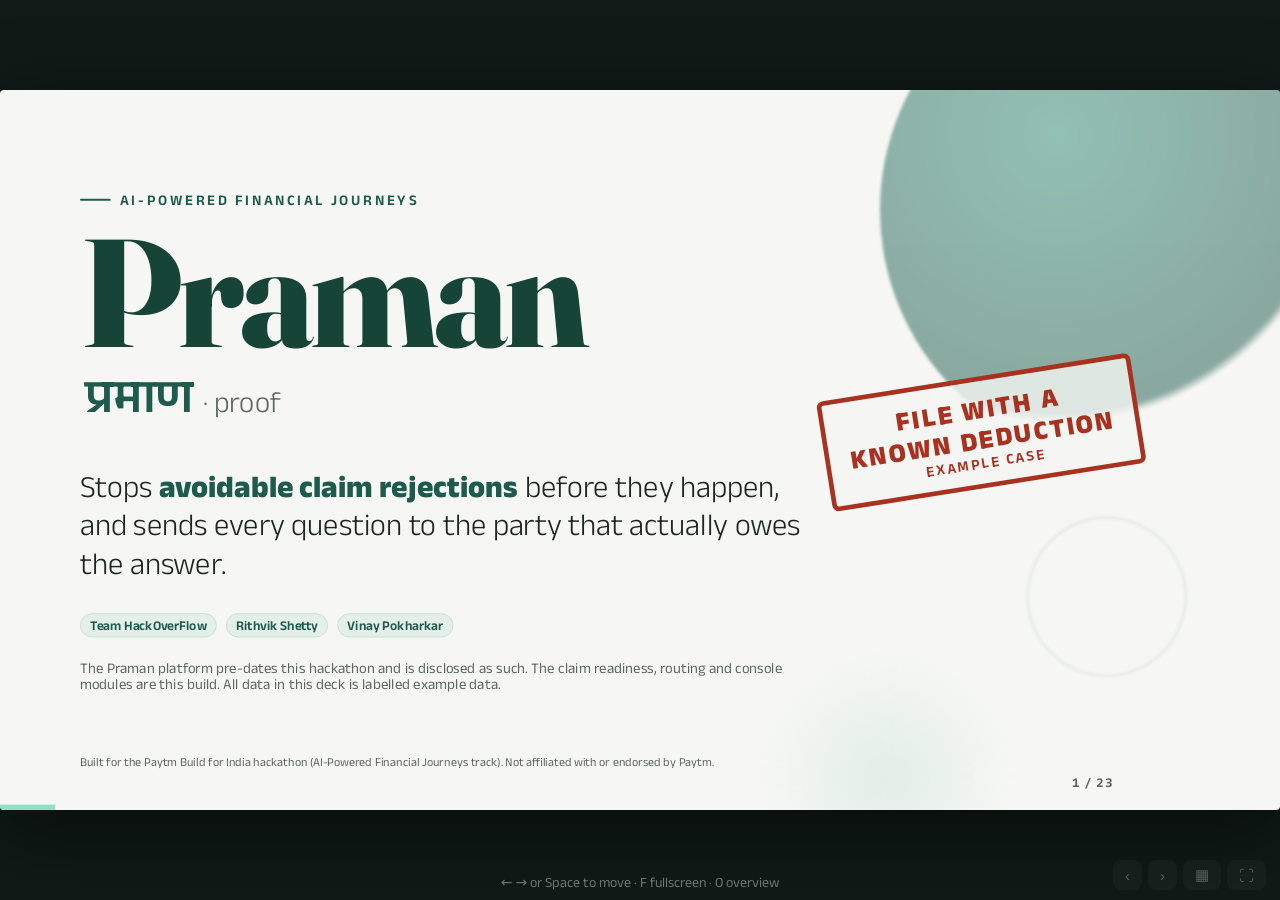
<file: frontend/public/deck/index.html>
<!doctype html>
<html lang="en">
<head>
<meta charset="utf-8">
<meta name="viewport" content="width=device-width, initial-scale=1">
<title>Praman: pitch deck</title>
<link rel="preconnect" href="https://fonts.googleapis.com">
<link rel="preconnect" href="https://fonts.gstatic.com" crossorigin>
<link href="https://fonts.googleapis.com/css2?family=Anek+Devanagari:wght@400;600;800&family=Anek+Latin:wght@300;400;600;800&family=Fraunces:opsz,wght@9..144,500;9..144,700;9..144,800&display=swap" rel="stylesheet">
<style>
:root{
  --paper:#f6f7f4; --ink:#1c2724; --muted:#5a6763; --line:#d8ddd9;
  --pine:#1e5b4c; --pine-dark:#164537; --pine-wash:#e5efea;
  --stamp:#a8321f; --stamp-wash:#f8e8e4; --amber:#9a5f0c; --amber-wash:#f8eedc;
  --serif:"Fraunces",Georgia,serif;
  --sans:"Anek Latin","Anek Devanagari",ui-sans-serif,system-ui,sans-serif;
  --ease:cubic-bezier(.2,.8,.2,1);
}
*{box-sizing:border-box;margin:0;padding:0}
html,body{height:100%;overflow:hidden;background:#101a17;font-family:var(--sans);color:var(--ink);font-feature-settings:"tnum" 1}
#viewport{position:fixed;inset:0;display:grid;place-items:center}
#stage{width:1920px;height:1080px;position:absolute;left:50%;top:50%;transform:translate(-50%,-50%);transform-origin:center;flex:none;background:var(--paper);overflow:hidden;border-radius:6px;box-shadow:0 30px 120px #0008}

/* ---------- slides ---------- */
.slide{position:absolute;inset:0;padding:96px 120px 120px;display:flex;flex-direction:column;visibility:hidden;opacity:0;transition:opacity .5s var(--ease),visibility 0s .5s}
.slide.active{visibility:visible;opacity:1;transition:opacity .5s var(--ease)}
.slide.dark{background:var(--pine-dark);color:#f2f6f3}
.slide.dark .eyebrow{color:#9fd1c0}
.slide.dark .muted{color:#b8cdc5}
.eyebrow{font-weight:600;letter-spacing:.18em;text-transform:uppercase;font-size:22px;color:var(--pine);margin-bottom:22px;display:flex;gap:14px;align-items:center}
.eyebrow::before{content:"";width:46px;height:3px;background:currentColor;border-radius:2px}
h1,h2,h3{font-family:var(--serif);font-weight:700;letter-spacing:-.01em;line-height:1.05}
h2{font-size:78px;max-width:1500px}
h2 em{font-style:normal;color:var(--pine)} .dark h2 em{color:#8fe0c4}
.sub{font-size:32px;color:var(--muted);margin-top:22px;max-width:1350px;line-height:1.35}
.muted{color:var(--muted)}
.body{flex:1;display:flex;align-items:center;gap:60px;margin-top:40px;min-height:0}
.badge{display:inline-flex;align-items:center;gap:8px;font-size:20px;font-weight:600;padding:6px 14px;border-radius:99px;background:var(--amber-wash);color:var(--amber);border:1.5px solid #e6cd9e;white-space:nowrap}
.badge.pine{background:var(--pine-wash);color:var(--pine);border-color:#b8d6cb}
.badge.red{background:var(--stamp-wash);color:var(--stamp);border-color:#e9bdb4}
.note{font-size:20px;color:var(--muted)}
.footer-credit{position:absolute;left:120px;right:120px;bottom:62px;font-size:18px;color:var(--muted);display:flex;justify-content:space-between}
.dark .footer-credit{color:#a5bdb4}

/* ---------- reveal ---------- */
.rv{opacity:0;transform:translateY(34px)}
.active .rv{animation:rise .8s var(--ease) forwards;animation-delay:calc(var(--i,0)*110ms + 150ms)}
.rv.pop{transform:scale(.8)}
.active .rv.pop{animation-name:pop;animation-timing-function:cubic-bezier(.3,1.5,.5,1)}
.rv.left{transform:translateX(-60px)} .active .rv.left{animation-name:fromLeft}
.rv.right{transform:translateX(60px)} .active .rv.right{animation-name:fromRight}
@keyframes rise{to{opacity:1;transform:none}}
@keyframes pop{to{opacity:1;transform:none}}
@keyframes fromLeft{to{opacity:1;transform:none}}
@keyframes fromRight{to{opacity:1;transform:none}}

/* ---------- 1 title ---------- */
#s1{justify-content:center}
#s1 .bg{position:absolute;inset:0;overflow:hidden;pointer-events:none}
#s1 .orb{position:absolute;border-radius:50%;filter:blur(2px);opacity:.5}
#s1 .o1{width:760px;height:760px;right:-160px;top:-200px;background:radial-gradient(circle at 35% 35%,#2f8a73,#1e5b4c 60%,transparent 62%);animation:drift 14s ease-in-out infinite alternate}
#s1 .o2{width:420px;height:420px;right:380px;bottom:-160px;background:radial-gradient(circle,#cfe5dc,transparent 65%);animation:drift 11s ease-in-out infinite alternate-reverse}
#s1 .o3{width:240px;height:240px;right:140px;bottom:200px;border:3px solid #1e5b4c33;background:none;animation:drift 9s ease-in-out infinite alternate}
@keyframes drift{from{transform:translate(0,0) scale(1)}to{transform:translate(-40px,30px) scale(1.06)}}
#s1 .name{font-family:var(--serif);font-weight:800;font-size:230px;line-height:.9;letter-spacing:-.03em;color:var(--pine-dark)}
#s1 .name span{display:inline-block;opacity:0;transform:translateY(80px) rotate(4deg)}
.active#s1 .name span{animation:letter .9s var(--ease) forwards;animation-delay:calc(var(--k)*80ms + 200ms)}
@keyframes letter{to{opacity:1;transform:none}}
#s1 .deva{font-size:70px;font-weight:600;color:var(--pine);margin:6px 0 0 8px}
#s1 .tag{font-size:46px;max-width:1100px;margin-top:36px;line-height:1.25;font-weight:300}
#s1 .tag b{font-weight:800;color:var(--pine)}
#s1 .team{margin-top:46px;display:flex;gap:14px;flex-wrap:wrap}
#s1 .stamp{position:absolute;right:210px;top:430px;transform:rotate(-9deg) scale(2.4);opacity:0;border:7px solid var(--stamp);color:var(--stamp);padding:18px 30px;font-weight:800;font-size:40px;letter-spacing:.08em;text-align:center;line-height:1.15;border-radius:10px;background:#f6f7f4cc}
.active#s1 .stamp{animation:slam .6s cubic-bezier(.5,0,.3,1.4) forwards 1.8s}
.stamp small{display:block;font-size:22px;letter-spacing:.14em;font-weight:600}
@keyframes slam{60%{opacity:1;transform:rotate(-9deg) scale(.94)}to{opacity:1;transform:rotate(-9deg) scale(1)}}
#s1 .disclose{margin-top:34px;font-size:22px;color:var(--muted);max-width:1100px}

/* ---------- 2 problem ---------- */
.cards4{display:grid;grid-template-columns:repeat(4,1fr);gap:28px;width:100%}
.card{background:#fff;border:1.5px solid var(--line);border-radius:22px;padding:34px 32px;position:relative;overflow:hidden}
.card h3{font-size:36px;margin:18px 0 10px}
.card p{font-size:25px;color:var(--muted);line-height:1.35}
.ico{width:76px;height:76px;border-radius:20px;background:var(--stamp-wash);display:grid;place-items:center}
.ico svg{width:44px;height:44px;stroke:var(--stamp);fill:none;stroke-width:2.4;stroke-linecap:round;stroke-linejoin:round}
.ico.pine{background:var(--pine-wash)} .ico.pine svg{stroke:var(--pine)}
.ico.amber{background:var(--amber-wash)} .ico.amber svg{stroke:var(--amber)}
.card .x{position:absolute;right:22px;top:20px;font-weight:800;color:var(--stamp);font-size:20px;letter-spacing:.12em;opacity:0}
.active .card .x{animation:rise .5s forwards;animation-delay:calc(var(--i)*110ms + 1.4s)}
.banner{margin-top:44px;width:100%;background:var(--ink);color:#fff;border-radius:22px;padding:30px 44px;font-size:36px;font-family:var(--serif);display:flex;justify-content:space-between;align-items:center}
.banner b{color:#ff9d8a}

/* ---------- 3 relay ---------- */
.relay{display:grid;grid-template-columns:1fr 1fr;gap:50px;width:100%}
.lane{background:#fff;border:1.5px solid var(--line);border-radius:26px;padding:34px 38px 38px}
.lane h3{font-size:34px;margin-bottom:6px}
.lane.good{border-color:#9cc7b9;background:linear-gradient(#fff,var(--pine-wash))}
.track{position:relative;height:300px;margin-top:20px}
.node{position:absolute;width:190px;text-align:center;font-weight:600;font-size:23px;transform:translate(-50%,-50%);top:50%}
.node i{display:block;width:96px;height:96px;margin:0 auto 12px;border-radius:50%;background:var(--ink);color:#fff;font-style:normal;display:grid;place-items:center;font-size:42px}
.node.pr i{background:var(--pine)} .node.ins i{background:#42524d} .node.dist i{background:var(--amber)}
.node.dim{opacity:.28}
.wire{position:absolute;top:50%;height:4px;background:var(--line);border-radius:3px;transform:translateY(-50%)}
.pkt{position:absolute;top:50%;width:26px;height:26px;margin-top:-13px;border-radius:50%;background:var(--stamp);opacity:0}
.active .pkt{animation:travel 2.4s linear infinite;animation-delay:var(--dl,0s)}
.pkt.back{background:var(--amber);animation-name:travelBack}
.pkt.go{background:var(--pine)}
@keyframes travel{0%{left:var(--a);opacity:0}10%{opacity:1}90%{opacity:1}100%{left:var(--b);opacity:0}}
@keyframes travelBack{0%{left:var(--b);opacity:0}10%{opacity:1}90%{opacity:1}100%{left:var(--a);opacity:0}}
.lane .cap{font-size:25px;color:var(--muted);line-height:1.35;margin-top:10px}
.lane .cap b{color:var(--ink)}

/* ---------- 4 promises ---------- */
.three{display:grid;grid-template-columns:repeat(3,1fr);gap:30px;width:100%}
.promise{background:#fff;border-radius:26px;border:1.5px solid var(--line);padding:42px 38px;position:relative;overflow:hidden;min-height:430px}
.promise .n{font-family:var(--serif);font-size:130px;font-weight:800;color:var(--pine-wash);position:absolute;right:26px;top:-8px;line-height:1}
.promise h3{font-size:44px;margin:90px 0 16px;position:relative}
.promise p{font-size:27px;color:var(--muted);line-height:1.4;position:relative}
.nots{margin-top:36px;display:flex;gap:16px;align-items:center;font-size:24px;color:var(--muted);flex-wrap:wrap}

/* ---------- 5 architecture ---------- */
.arch{display:grid;grid-template-columns:230px 24px 270px 24px 270px 24px 1fr 24px 250px;align-items:center;width:100%;gap:0}
.col{display:flex;flex-direction:column;gap:16px}
.box{background:#fff;border:2px solid var(--line);border-radius:18px;padding:18px 20px;font-size:21px;line-height:1.25;transition:all .5s var(--ease);position:relative}
.box b{display:block;font-size:25px;font-family:var(--serif);margin-bottom:4px}
.box.lit{border-color:var(--pine);background:var(--pine-wash);transform:scale(1.04);box-shadow:0 14px 34px #1e5b4c33}
.arrow{font-size:34px;color:var(--line);text-align:center;transition:color .4s}
.arrow.lit{color:var(--pine)}
.lanes .box{padding:14px 18px;font-size:19px}
.lanes .box b{font-size:22px}
.lanes{display:flex;flex-direction:column;gap:14px}
.pipeline{display:flex;gap:8px;align-items:center;flex-wrap:wrap;margin-top:6px;font-size:17px;color:var(--muted)}
.pipeline u{text-decoration:none;background:#fff;border:1.5px solid var(--line);padding:3px 9px;border-radius:8px;transition:.4s}
.pipeline u.lit{background:var(--pine);color:#fff;border-color:var(--pine)}

/* ---------- 5b news ---------- */
.nw{display:grid;grid-template-columns:1fr 1fr;gap:50px;width:100%;align-items:stretch}
.nwflow{display:flex;flex-direction:column;gap:14px}
.nwrow{display:grid;grid-template-columns:1fr 38px 1fr;align-items:center;gap:0}
.feeds{display:grid;grid-template-columns:1fr 1fr;gap:10px}
.feed{background:#fff;border:2px solid var(--line);border-radius:14px;padding:12px 16px;font-size:21px;font-weight:600;transition:all .5s var(--ease);position:relative}
.feed small{display:block;font-weight:400;font-size:16px;color:var(--muted)}
.feed.lit{border-color:var(--pine);background:var(--pine-wash);transform:scale(1.03)}
.feed.lit::after{content:"";position:absolute;right:12px;top:14px;width:12px;height:12px;border-radius:50%;background:var(--pine);animation:pulse2 1.4s infinite}
@keyframes pulse2{0%{box-shadow:0 0 0 0 #1e5b4c88}100%{box-shadow:0 0 0 14px #1e5b4c00}}
.nstep{background:#fff;border:2px solid var(--line);border-radius:16px;padding:14px 20px;font-size:23px;transition:all .5s var(--ease)}
.nstep b{font-family:var(--serif);font-size:25px;display:block}
.nstep span{color:var(--muted);font-size:19px}
.nstep.lit{border-color:var(--pine);background:var(--pine-wash)}
.ndown{text-align:center;color:var(--line);font-size:26px;line-height:.8;transition:color .4s}
.ndown.lit{color:var(--pine)}
.ans{background:#fff;border:2px solid var(--line);border-radius:24px;padding:30px 34px;display:flex;flex-direction:column;gap:16px;opacity:.25;transition:opacity .7s}
.ans.on{opacity:1;border-color:#9cc7b9;box-shadow:0 20px 50px #1e5b4c1f}
.ans .q{font-size:22px;color:var(--muted)}
.ans .a{font-size:27px;line-height:1.4}
.ans .cite{display:inline-block;font-size:20px;background:var(--amber-wash);color:var(--amber);border:1.5px solid #e6cd9e;border-radius:99px;padding:4px 14px;font-weight:600}
.ans .notebox{font-size:21px;background:var(--stamp-wash);border-left:6px solid var(--stamp);padding:12px 18px;border-radius:0 12px 12px 0;color:#5b1f14}
.nrules{display:flex;gap:10px;flex-wrap:wrap;margin-top:auto}

/* ---------- 6 readiness ---------- */
.demo{display:grid;grid-template-columns:600px 1fr;gap:56px;width:100%;align-items:stretch}
.phone{background:#e9efe9;border-radius:44px;border:10px solid var(--ink);height:690px;display:flex;flex-direction:column;overflow:hidden;box-shadow:0 30px 60px #0003}
.phone .top{background:var(--pine-dark);color:#fff;padding:18px 24px;font-weight:600;font-size:23px;display:flex;justify-content:space-between}
.phone .msgs{flex:1;padding:18px;display:flex;flex-direction:column;gap:12px;overflow:hidden;justify-content:flex-end}
.msg{max-width:88%;padding:12px 16px;border-radius:16px;font-size:21px;line-height:1.3;opacity:0;transform:translateY(16px) scale(.96);transition:all .45s var(--ease)}
.msg.show{opacity:1;transform:none}
.msg.me{align-self:flex-end;background:#d9f0d2;border-bottom-right-radius:4px}
.msg.bot{align-self:flex-start;background:#fff;border-bottom-left-radius:4px}
.msg .wave{display:flex;gap:3px;align-items:center;height:26px}
.msg .wave i{display:block;width:4px;background:var(--pine);border-radius:2px;animation:wave 1s ease-in-out infinite}
@keyframes wave{50%{height:100%}}
.msg .wave i{height:30%}
.msg .photo{width:150px;height:76px;border-radius:10px;background:repeating-linear-gradient(0deg,#fff 0 12px,#e5ebe7 12px 14px);border:1.5px solid var(--line);display:grid;place-items:center;font-size:18px;color:var(--muted)}
.typing{display:inline-flex;gap:5px}.typing i{width:8px;height:8px;border-radius:50%;background:#99a;animation:blink 1s infinite}.typing i:nth-child(2){animation-delay:.2s}.typing i:nth-child(3){animation-delay:.4s}
@keyframes blink{50%{opacity:.2}}
.calc{background:#fff;border:1.5px solid var(--line);border-radius:26px;padding:30px 36px;display:flex;flex-direction:column;gap:18px}
.calc h3{font-size:30px}
.bill{display:flex;height:84px;border-radius:14px;overflow:hidden;border:1.5px solid var(--line);width:100%}
.seg{height:100%;display:grid;place-items:center;font-size:19px;font-weight:600;color:#fff;transform-origin:left;transform:scaleX(0);transition:transform 1s var(--ease);white-space:nowrap}
.seg.on{transform:none}
.seg.ded{background:var(--amber);justify-content:start;padding-left:22px;position:relative} .seg.exm{background:var(--pine)}
.seg.cut{background:repeating-linear-gradient(45deg,var(--stamp) 0 10px,#c4513d 10px 20px)}
.legend{display:flex;gap:26px;font-size:21px;color:var(--muted);flex-wrap:wrap}
.legend span::before{content:"";display:inline-block;width:16px;height:16px;border-radius:4px;margin-right:8px;vertical-align:-2px;background:var(--c)}
.formula{display:grid;grid-template-columns:repeat(3,1fr);gap:14px}
.f{background:var(--paper);border-radius:16px;padding:14px 18px;opacity:0;transform:translateY(14px);transition:all .6s var(--ease)}
.f.on{opacity:1;transform:none}
.f small{display:block;font-size:18px;color:var(--muted);margin-bottom:4px}
.f strong{font-family:var(--serif);font-size:34px}
.result{display:flex;align-items:center;gap:24px;background:var(--amber-wash);border:2px solid #e6cd9e;border-radius:20px;padding:16px 28px;opacity:0;transform:scale(.96);transition:all .6s var(--ease)}
.result.on{opacity:1;transform:none}
.result .big{font-family:var(--serif);font-weight:800;font-size:68px;color:var(--amber)}
.result p{font-size:23px;line-height:1.3}

/* ---------- 7 outcomes ---------- */
.out{display:grid;grid-template-columns:repeat(3,1fr);gap:30px;width:100%}
.oc{border-radius:26px;padding:40px 36px;min-height:470px;border:3px solid;position:relative;display:flex;flex-direction:column}
.oc.file{background:var(--pine-wash);border-color:var(--pine)}
.oc.hold{background:var(--stamp-wash);border-color:var(--stamp)}
.oc.cut{background:var(--amber-wash);border-color:var(--amber)}
.oc .lab{font-weight:800;letter-spacing:.14em;font-size:21px}
.oc.file .lab{color:var(--pine)} .oc.hold .lab{color:var(--stamp)} .oc.cut .lab{color:var(--amber)}
.oc h3{font-size:52px;margin:16px 0 18px}
.oc p{font-size:26px;line-height:1.38}
.oc .ex{margin-top:auto;font-size:22px;color:var(--muted);border-top:1.5px dashed #0003;padding-top:16px}
.oc .ex b{display:block;font-size:34px;font-family:var(--serif);color:var(--ink)}
.demo-tag{position:absolute;top:-18px;right:26px;background:var(--ink);color:#fff;font-size:18px;font-weight:600;padding:5px 14px;border-radius:99px}
.nextact{margin-top:34px;font-size:30px;display:flex;gap:18px;align-items:center}
.nextact b{font-family:var(--serif)}

/* ---------- 8 engine ---------- */
.rules{flex:1.5;display:flex;flex-direction:column;gap:11px}
.rule{display:grid;grid-template-columns:420px 210px 1fr;align-items:center;gap:18px;background:#fff;border:1.5px solid var(--line);border-radius:14px;padding:11px 20px;font-size:22px}
.rule code{font-family:ui-monospace,Consolas,monospace;font-size:21px;color:var(--pine-dark);font-weight:600}
.kind{font-family:ui-monospace,Consolas,monospace;font-size:17px;background:var(--paper);border:1px solid var(--line);padding:3px 10px;border-radius:7px;color:var(--muted);justify-self:start}
.eff{font-size:20px;color:var(--muted)}
.side{flex:1;display:flex;flex-direction:column;gap:22px}
.pure{background:var(--ink);color:#fff;border-radius:24px;padding:30px 34px}
.pure h3{font-size:34px;margin-bottom:14px;color:#8fe0c4}
.pure li{list-style:none;font-size:25px;padding:7px 0;display:flex;gap:12px}
.pure li::before{content:"✓";color:#8fe0c4;font-weight:800}
.three-tests{background:#fff;border:1.5px solid var(--line);border-radius:24px;padding:26px 32px}
.three-tests h3{font-size:30px;margin-bottom:14px}
.chips{display:flex;gap:12px;flex-wrap:wrap}

/* ---------- 9 missing fact ---------- */
.facts{display:grid;grid-template-columns:repeat(3,1fr);gap:20px;flex:1.1}
.fact{background:#fff;border:2px dashed var(--line);border-radius:18px;padding:20px 24px;transition:all .6s var(--ease);min-height:128px}
.fact small{display:block;color:var(--muted);font-size:20px;font-family:ui-monospace,Consolas,monospace}
.fact strong{font-family:var(--serif);font-size:48px;color:#b9c2be}
.fact.on{border-style:solid;border-color:var(--pine);background:var(--pine-wash)}
.fact.on strong{color:var(--pine-dark)}
.verdictbox{flex:1;border-radius:28px;padding:40px 44px;transition:all .6s var(--ease);border:3px solid;min-height:480px;display:flex;flex-direction:column;gap:14px}
.verdictbox.pending{background:#fff;border-color:var(--line)}
.verdictbox.done{background:var(--stamp-wash);border-color:var(--stamp)}
.verdictbox .lab{font-weight:800;letter-spacing:.14em;font-size:22px}
.verdictbox h3{font-size:58px}
.verdictbox p{font-size:28px;line-height:1.4}
.verdictbox .swap{transition:opacity .35s}

/* ---------- 10 checklist ---------- */
.cl{display:grid;grid-template-columns:1fr 1fr;gap:56px;width:100%;align-items:center}
.slots{display:flex;flex-direction:column;gap:14px}
.slot{display:flex;align-items:center;gap:22px;background:#fff;border:2px solid var(--line);border-radius:18px;padding:18px 26px;font-size:30px;transition:all .5s var(--ease)}
.slot .n{width:44px;height:44px;border-radius:50%;background:var(--paper);display:grid;place-items:center;font-size:22px;font-weight:700;color:var(--muted);transition:.4s;flex:none}
.slot .st{margin-left:auto;font-size:21px;color:var(--muted)}
.slot.got{border-color:var(--pine);background:var(--pine-wash)}
.slot.got .n{background:var(--pine);color:#fff}
.slot.got .st{color:var(--pine);font-weight:600}
.slot.flash{transform:scale(1.03)}
.inbox{position:relative;height:520px;background:#e9efe9;border-radius:30px;overflow:hidden;padding:26px}
.inbox .big{position:absolute;right:28px;top:20px;font-family:var(--serif);font-size:80px;font-weight:800;color:var(--pine)}
.fly{position:absolute;left:-240px;top:calc(var(--y)*1px);width:210px;height:130px;background:#fff;border:2px solid var(--line);border-radius:12px;display:grid;place-items:center;font-size:19px;color:var(--muted);padding:10px;text-align:center;box-shadow:0 12px 26px #0002}
.reply{position:absolute;left:26px;right:26px;bottom:26px;background:#fff;border-radius:16px;padding:16px 20px;font-size:23px;line-height:1.3;transition:opacity .4s}

/* ---------- 11 router ---------- */
table.rt{width:100%;border-collapse:separate;border-spacing:0 10px;font-size:25px}
.rt th{text-align:left;font-size:19px;letter-spacing:.14em;text-transform:uppercase;color:var(--muted);padding:0 22px 4px;font-weight:600}
.rt td{background:#fff;padding:16px 22px;border-top:1.5px solid var(--line);border-bottom:1.5px solid var(--line)}
.rt td:first-child{border-left:1.5px solid var(--line);border-radius:16px 0 0 16px}
.rt td:last-child{border-right:1.5px solid var(--line);border-radius:0 16px 16px 0}
.rt tr.rv td{transition:background .5s}
.rt tr.mine td{background:var(--amber-wash)}
.rt tr.hot td{background:var(--pine-wash)}
.rt .own{font-weight:600}

/* ---------- 12 leverage ---------- */
.lev{display:grid;grid-template-columns:1fr 760px;gap:60px;width:100%;align-items:center}
.tl{position:relative;height:150px;margin:20px 0 10px}
.tl .bar{position:absolute;left:0;right:0;top:62px;height:26px;border-radius:13px;background:var(--line)}
.tl .fill{position:absolute;left:0;top:62px;height:26px;border-radius:13px;background:var(--pine);width:0;transition:width 3.2s cubic-bezier(.3,.6,.2,1)}
.tl .mark{position:absolute;top:30px;width:4px;height:90px;background:var(--stamp);left:calc(60/72*100%)}
.tl .mark span{position:absolute;top:-34px;left:-70px;width:150px;text-align:center;font-weight:700;color:var(--stamp);font-size:22px}
.tl .mark::after{content:"";position:absolute;left:-8px;top:36px;width:20px;height:20px;border-radius:50%;background:var(--stamp);animation:pulse 1.4s infinite}
@keyframes pulse{0%{box-shadow:0 0 0 0 #a8321f88}100%{box-shadow:0 0 0 26px #a8321f00}}
.tl .ticks{position:absolute;top:104px;left:0;right:0;display:flex;justify-content:space-between;font-size:20px;color:var(--muted)}
.tl .now{position:absolute;top:0;font-family:var(--serif);font-size:44px;font-weight:800;color:var(--pine);left:0;transition:left 3.2s cubic-bezier(.3,.6,.2,1)}
.ground{margin-top:14px;font-size:30px;line-height:1.4;background:var(--pine-wash);border-left:8px solid var(--pine);padding:24px 30px;border-radius:0 18px 18px 0;opacity:0;transition:opacity .7s}
.ground.on{opacity:1}
.letter{background:#fff;border-radius:10px;padding:36px 42px;box-shadow:0 30px 60px #0002;transform:rotate(1.2deg);position:relative;border:1.5px solid var(--line)}
.letter .to{font-size:20px;color:var(--muted);margin-bottom:8px}
.letter .to b{color:var(--ink);font-size:24px;display:block}
.letter p{font-size:23px;line-height:1.42;margin:12px 0}
.letter .btn{margin-top:14px;display:inline-block;padding:14px 30px;border-radius:99px;font-weight:700;font-size:24px;background:var(--pine);color:#fff;transition:all .4s;cursor:default}
.letter .btn.press{transform:scale(.93)}
.letter .btn.done{background:var(--pine-wash);color:var(--pine);border:2px solid var(--pine)}
.letter .ok{margin-left:18px;font-size:22px;color:var(--muted)}

/* ---------- 13 console ---------- */
.con{display:grid;grid-template-columns:560px 1fr;gap:50px;width:100%}
.head{background:var(--ink);color:#fff;border-radius:26px;padding:42px 44px}
.head .lab{font-size:20px;letter-spacing:.14em;color:#8fe0c4;font-weight:600}
.head .h{font-family:var(--serif);font-size:62px;line-height:1.1;margin:12px 0 22px}
.head .h b{color:#8fe0c4}
.counters{display:grid;grid-template-columns:1fr 1fr;gap:12px;margin-top:18px}
.ctr{background:#fff;border:1.5px solid var(--line);border-radius:14px;padding:12px 16px;font-size:19px;color:var(--muted)}
.ctr b{display:block;font-family:var(--serif);font-size:40px;color:var(--pine-dark)}
.case{display:grid;grid-template-columns:230px 1fr 180px;gap:14px;align-items:center;background:#fff;border:1.5px solid var(--line);border-radius:16px;padding:16px 22px;font-size:23px}
.case small{color:var(--muted);display:block;font-size:18px}
.cases{display:flex;flex-direction:column;gap:12px}

/* ---------- 14 languages ---------- */
.pills{display:flex;flex-wrap:wrap;gap:16px;max-width:1100px}
.pill{font-size:40px;font-weight:600;padding:12px 30px 10px;border-radius:34px;display:flex;flex-direction:column;align-items:center;line-height:1.2;background:#ffffff14;border:2px solid #ffffff30;color:#fff}
.pill small{font-size:20px;font-weight:400;letter-spacing:.06em;opacity:.8;margin-top:2px}
.dark .pill:nth-child(3n){background:#8fe0c422}
.pill.rv{transform:scale(.6)}
.vp{display:flex;flex-direction:column;gap:20px;flex:1}
.vp .row{display:flex;gap:20px;align-items:center;font-size:30px;background:#ffffff12;border:1.5px solid #ffffff2a;border-radius:20px;padding:22px 28px}
.mic{width:70px;height:70px;border-radius:50%;background:#8fe0c4;color:var(--pine-dark);display:grid;place-items:center;font-size:32px;flex:none;position:relative}
.mic::after{content:"";position:absolute;inset:0;border-radius:50%;border:3px solid #8fe0c4;animation:ring 1.8s infinite}
@keyframes ring{to{transform:scale(1.7);opacity:0}}
.keep{display:flex;gap:12px;margin-top:10px;font-size:24px;flex-wrap:wrap}
.keep span{background:#ffffff1c;padding:6px 16px;border-radius:99px}

/* ---------- 15 trust ---------- */
.six{display:grid;grid-template-columns:repeat(3,1fr);gap:24px;width:100%}
.tc{background:#fff;border:1.5px solid var(--line);border-radius:22px;padding:28px 30px;min-height:280px}
.tc h3{font-size:34px;margin:12px 0 10px}
.tc p{font-size:23px;line-height:1.38;color:var(--muted)}
.del{margin-top:14px;display:flex;flex-direction:column;gap:8px}
.del div{font-size:20px;background:var(--paper);border-radius:10px;padding:8px 14px;transition:all .7s var(--ease);display:flex;justify-content:space-between}
.del.go div{opacity:0;transform:translateX(60px);height:0;padding:0 14px;margin:-4px 0}
.del.go div:nth-child(2){transition-delay:.15s}.del.go div:nth-child(3){transition-delay:.3s}

/* ---------- 16 proof ---------- */
.stats{display:grid;grid-template-columns:repeat(4,1fr);gap:26px;width:100%}
.stat{background:#fff;border:1.5px solid var(--line);border-radius:24px;padding:34px 32px}
.stat b{font-family:var(--serif);font-size:110px;color:var(--pine);display:block;line-height:1}
.stat span{font-size:25px;color:var(--muted);display:block;margin-top:12px;line-height:1.3}
.nx{display:grid;grid-template-columns:1fr 1fr;gap:30px;width:100%;margin-top:30px}
.nx>div{border-radius:22px;padding:28px 34px;font-size:25px;line-height:1.5}
.nx h3{font-size:32px;margin-bottom:10px}
.built{background:var(--pine-wash)} .next{background:#fff;border:2px dashed #b3bdb8}
.nx li{margin-left:26px}

/* ---------- 17 close ---------- */
#s17{justify-content:center;align-items:flex-start}
#s17 h2{font-size:122px;max-width:1650px}
#s17 .sub{color:#c8dbd3;font-size:38px}
#s17 .stamp2{margin-top:50px;display:inline-flex;gap:16px;flex-wrap:wrap}

/* ---------- chrome ---------- */
#bar{position:absolute;left:0;bottom:0;height:8px;background:var(--pine);width:0;transition:width .5s var(--ease);z-index:5}
.dark ~ #bar{background:#8fe0c4}
#count{position:absolute;right:250px;bottom:30px;font-size:20px;color:var(--muted);z-index:5;font-weight:600;letter-spacing:.1em}
#brand{position:absolute;left:56px;top:34px;font-family:var(--serif);font-weight:700;font-size:26px;z-index:5;color:var(--pine-dark);opacity:.9}
#hint{position:fixed;bottom:10px;left:50%;transform:translateX(-50%);font-size:14px;color:#ffffff66;z-index:9;transition:opacity 1s}
#nav{position:fixed;right:14px;bottom:10px;display:flex;gap:6px;z-index:9;opacity:.3;transition:opacity .3s}#nav:hover{opacity:1}
#nav button{background:#ffffff1c;color:#fff;border:0;border-radius:8px;padding:6px 12px;font-size:15px;cursor:pointer}
#nav button:hover{background:#ffffff40}
body.dark-ui #brand{color:#9fd1c0} body.dark-ui #count{color:#a5bdb4}

/* overview */
body.overview #stage{transform:none!important;left:0;top:0;width:auto;height:auto;background:#101a17;box-shadow:none;overflow:auto;position:fixed;inset:0;display:grid;grid-template-columns:repeat(4,1fr);gap:18px;padding:30px;align-content:start}
body.overview #viewport{display:block;overflow:auto}
body.overview .slide{position:relative;inset:auto;visibility:visible;opacity:1;width:1920px;height:1080px;zoom:.2;cursor:pointer;border-radius:12px;pointer-events:auto}
body.overview .rv,body.overview .seg,body.overview .f,body.overview .msg{opacity:1!important;transform:none!important}
body.overview #bar,body.overview #count,body.overview #brand{display:none}

@media (prefers-reduced-motion:reduce){
  *{animation-duration:.01ms!important;animation-delay:0s!important;transition-duration:.01ms!important}
  .rv{opacity:1;transform:none}
}
</style>
</head>
<body>
<div id="viewport">
<div id="stage">
<div id="brand">Praman · प्रमाण</div>

<!-- 1 TITLE -->
<section class="slide" id="s1" data-title="Praman">
  <div class="bg"><div class="orb o1"></div><div class="orb o2"></div><div class="orb o3"></div></div>
  <div class="eyebrow rv" style="--i:0">AI-Powered Financial Journeys</div>
  <div class="name" aria-label="Praman"><span style="--k:0">P</span><span style="--k:1">r</span><span style="--k:2">a</span><span style="--k:3">m</span><span style="--k:4">a</span><span style="--k:5">n</span></div>
  <div class="deva rv" style="--i:7">प्रमाण <span class="muted" style="font-weight:300;font-size:44px">· proof</span></div>
  <p class="tag rv" style="--i:8">Stops <b>avoidable claim rejections</b> before they happen, and sends every question to the party that actually owes the answer.</p>
  <div class="team rv" style="--i:9">
    <span class="badge pine">Team HackOverFlow</span><span class="badge pine">Rithvik Shetty</span><span class="badge pine">Vinay Pokharkar</span>
  </div>
  <div class="stamp">FILE WITH A<br>KNOWN DEDUCTION<small>EXAMPLE CASE</small></div>
  <p class="disclose rv" style="--i:10">The Praman platform pre-dates this hackathon and is disclosed as such. The claim readiness, routing and console modules are this build. All data in this deck is labelled example data.</p>
  <div class="footer-credit"><span>Built for the Paytm Build for India hackathon (AI-Powered Financial Journeys track). Not affiliated with or endorsed by Paytm.</span></div>
</section>

<!-- 2 PROBLEM -->
<section class="slide" id="s2" data-title="The problem">
  <div class="eyebrow rv">The problem</div>
  <h2 class="rv" style="--i:1">A claim is usually cut for reasons <em>visible before filing.</em></h2>
  <div class="body" style="flex-direction:column;align-items:stretch;justify-content:center;gap:0">
    <div class="cards4">
      <div class="card rv" style="--i:2"><span class="x" style="--i:0">STOPPED</span><div class="ico"><svg viewBox="0 0 24 24"><circle cx="12" cy="12" r="9"/><path d="M12 7v5l3 2"/></svg></div><h3>Waiting period</h3><p>The treatment is still inside the wait. The policy is too young.</p></div>
      <div class="card rv" style="--i:3"><span class="x" style="--i:1">STOPPED</span><div class="ico"><svg viewBox="0 0 24 24"><circle cx="12" cy="12" r="9"/><path d="M5.6 5.6l12.8 12.8"/></svg></div><h3>Excluded</h3><p>The procedure is on the policy's list of things it never pays for.</p></div>
      <div class="card rv" style="--i:4"><span class="x" style="--i:2;color:var(--amber)">CUT</span><div class="ico amber"><svg viewBox="0 0 24 24"><path d="M3 18V8M3 14h18v4M21 14v-2a3 3 0 0 0-3-3h-7v5"/><circle cx="7" cy="11" r="1.6"/></svg></div><h3>Room above the cap</h3><p>The room costs more than the limit, so charges are cut in proportion.</p></div>
      <div class="card rv" style="--i:5"><span class="x" style="--i:3">STOPPED</span><div class="ico"><svg viewBox="0 0 24 24"><path d="M14 3H7a2 2 0 0 0-2 2v14a2 2 0 0 0 2 2h10a2 2 0 0 0 2-2V8z"/><path d="M14 3v5h5M9 14h6"/></svg></div><h3>Missing papers</h3><p>A discharge summary, a bill, an ID, still not in the file.</p></div>
    </div>
    <div class="banner rv" style="--i:7"><span>The problem shows up <b>after</b> the claim is paid for and filed.</span><span class="badge red" style="font-size:24px">Nobody warned them in advance</span></div>
  </div>
</section>

<!-- 3 RELAY -->
<section class="slide" id="s3" data-title="The relay">
  <div class="eyebrow rv">The distributor's problem</div>
  <h2 class="rv" style="--i:1">Support desks became <em>a relay.</em></h2>
  <div class="body">
    <div class="relay">
      <div class="lane rv left" style="--i:2">
        <h3>Today</h3>
        <div class="track">
          <div class="wire" style="left:12%;width:76%"></div>
          <div class="node" style="left:12%"><i>👤</i>Customer</div>
          <div class="node dist" style="left:50%"><i>🎧</i>Distributor desk</div>
          <div class="node ins" style="left:88%"><i>🏢</i>Insurer</div>
          <span class="pkt" style="--a:12%;--b:50%;--dl:0s"></span>
          <span class="pkt" style="--a:50%;--b:88%;--dl:.8s"></span>
          <span class="pkt back" style="--a:50%;--b:88%;--dl:1.5s"></span>
        </div>
        <p class="cap">The customer paid the distributor, so the distributor gets the question, even when <b>the insurer owns the answer.</b> Agents chase the insurer on the customer's behalf.</p>
      </div>
      <div class="lane good rv right" style="--i:3">
        <h3>With Praman</h3>
        <div class="track">
          <div class="wire" style="left:12%;width:76%;background:#9cc7b9"></div>
          <div class="node" style="left:12%"><i>👤</i>Customer</div>
          <div class="node pr" style="left:50%"><i>प्र</i>Praman</div>
          <div class="node ins" style="left:88%"><i>🏢</i>Insurer</div>
          <span class="pkt go" style="--a:12%;--b:50%;--dl:0s"></span>
          <span class="pkt go" style="--a:50%;--b:88%;--dl:.9s"></span>
          <div class="node dim" style="left:50%;top:6%;width:160px;font-size:18px"><i style="width:44px;height:44px;font-size:20px;background:var(--amber)">🎧</i>Distributor: not involved</div>
        </div>
        <p class="cap">Praman sends the question <b>straight to the party that owes the answer,</b> by name. The ticket never reaches the distributor.</p>
      </div>
    </div>
  </div>
</section>

<!-- 4 PROMISES -->
<section class="slide" id="s4" data-title="Three promises">
  <div class="eyebrow rv">What Praman does</div>
  <h2 class="rv" style="--i:1">Three things, <em>each one tested.</em></h2>
  <div class="body" style="flex-direction:column;align-items:stretch;justify-content:center;gap:0">
    <div class="three">
      <div class="promise rv" style="--i:2"><span class="n">1</span><h3>Stops avoidable rejections</h3><p>A rule engine checks the claim against the policy and bill <b>before</b> filing. One of three answers: file, do not file yet, or file with a known deduction.</p></div>
      <div class="promise rv" style="--i:3"><span class="n">2</span><h3>Sends it to the right party</h3><p>A router names who owes the answer: insurer, lender or distributor. Each has its own first step and its own clock.</p></div>
      <div class="promise rv" style="--i:4"><span class="n">3</span><h3>Shows the distributor what needs it</h3><p>A console lists the cases that need the distributor and the complaints waiting for a person, read from recorded events only.</p></div>
    </div>
    <div class="nots rv" style="--i:6"><b style="color:var(--ink)">What it does not do:</b> <span class="badge red">rank or recommend a policy</span><span class="badge red">predict approval</span><span class="badge red">score credit</span><span class="badge red">file anything automatically</span></div>
  </div>
</section>

<!-- 4b THREE WAYS IN -->
<section class="slide" id="s4b" data-title="Three ways in">
  <div class="eyebrow rv">How a customer starts</div>
  <h2 class="rv" style="--i:1">Pick a start. <em>Praman does the rest.</em></h2>
  <div class="body" style="flex-direction:column;align-items:stretch;justify-content:center;gap:0">
    <div class="three">
      <div class="promise rv" style="--i:2;min-height:0"><span class="n">1</span><h3 style="margin-top:80px">Find a policy</h3><p style="font-size:25px">Tap-to-answer questions: who is covered (parents too), ages, any illness, cover or payout wanted, years. Then options found online, unranked, and what to check before buying.</p></div>
      <div class="promise rv" style="--i:3;min-height:0"><span class="n">2</span><h3 style="margin-top:80px">Check my policy</h3><p style="font-size:25px">Send the PDF or a photo and ask anything. Each answer comes from the document or the rules, with its page. If it is not there, Praman says so.</p></div>
      <div class="promise rv" style="--i:4;min-height:0"><span class="n">3</span><h3 style="margin-top:80px">Complaint</h3><p style="font-size:25px">Say what went wrong, send the policy or just its number. If Praman cannot settle it, or she asks for a person, the complaint is registered with how to reach her.</p></div>
    </div>
    <div class="nots rv" style="--i:6"><b style="color:var(--ink)">By design:</b> <span class="badge pine">only the kind of cover goes to the web search, never ages, names or illness</span><span class="badge pine">answers kept in memory, not stored</span><span class="badge pine">a complaint needs her yes</span></div>
  </div>
</section>

<!-- 4c PHONE CALLS -->
<section class="slide" id="s4c" data-title="Phone calls">
  <div class="eyebrow rv">Not everyone types</div>
  <h2 class="rv" style="--i:1">She can just <em>call.</em></h2>
  <div class="body" style="flex-direction:column;align-items:stretch;justify-content:center;gap:0">
    <div class="cards4">
      <div class="card rv" style="--i:2"><div class="ico pine"><svg viewBox="0 0 24 24"><path d="M5 4h4l2 5-2.5 1.5a11 11 0 0 0 5 5L15 13l5 2v4a2 2 0 0 1-2 2A15 15 0 0 1 3 6a2 2 0 0 1 2-2z"/></svg></div><h3>A voice agent holds the call</h3><p>It greets her, listens, speaks her language and handles interruptions. It says it is an AI.</p></div>
      <div class="card rv" style="--i:3"><div class="ico pine"><svg viewBox="0 0 24 24"><path d="M4 5h16v11H9l-5 4z"/></svg></div><h3>Praman answers every turn</h3><p>The same conversation as the chat and WhatsApp: find a policy, check my policy, complaint.</p></div>
      <div class="card rv" style="--i:4"><div class="ico pine"><svg viewBox="0 0 24 24"><circle cx="12" cy="8" r="4"/><path d="M4 21a8 8 0 0 1 16 0"/></svg></div><h3>Same person, same case</h3><p>Her number is her case. A policy she sent on WhatsApp is the one she is asked about on the phone.</p></div>
      <div class="card rv" style="--i:5"><div class="ico amber"><svg viewBox="0 0 24 24"><path d="M12 3l9 16H3z"/><path d="M12 10v4M12 17h.01"/></svg></div><h3>Made to be heard</h3><p>Short replies, no links, no lists, no page numbers. Only that a call happened is recorded, never what was said.</p></div>
    </div>
    <div class="banner rv" style="--i:7"><span>Praman never rings a number on its own. <b style="color:#8fe0c4">She calls.</b></span><span class="badge pine" style="font-size:24px">no public endpoint can ring a stranger</span></div>
  </div>
</section>

<!-- 5 ARCHITECTURE -->
<section class="slide" id="s5" data-title="How it works">
  <div class="eyebrow rv">How it works</div>
  <h2 class="rv" style="--i:1">One process. <em>Adapters at the edge.</em></h2>
  <div class="body">
    <div class="arch rv" style="--i:2">
      <div class="col"><div class="box" data-n="0"><b>Customer</b>WhatsApp, web chat, phone call. 11 languages.</div></div>
      <div class="arrow" data-a="0">›</div>
      <div class="col"><div class="box" data-n="1"><b>Conversation</b>Consent before reading. Delete everything. Checklist.</div></div>
      <div class="arrow" data-a="1">›</div>
      <div class="col"><div class="box" data-n="2"><b>Classifier</b>question · grievance · pre-decision, plus product.</div></div>
      <div class="arrow" data-a="2">›</div>
      <div class="lanes">
        <div class="box" data-n="3"><b>Question → RAG</b>Answer only from sources, with a citation. Policy, rules and labelled news. No source, no answer.</div>
        <div class="box" data-n="4"><b>Pre-decision → Engine</b>
          <div class="pipeline"><u data-p="0">Doc AI</u>›<u data-p="1">confidence gate</u>›<u data-p="2">pure rule engine</u>›<u data-p="3">verdict</u></div></div>
        <div class="box" data-n="5"><b>Grievance → Router</b>Insurer, lender or distributor. Draft addressed by name.</div>
      </div>
      <div class="arrow" data-a="3">›</div>
      <div class="col"><div class="box" data-n="6"><b>Event log</b>every read, draft and answer</div><div class="box" data-n="7"><b>Console</b>reads events only</div></div>
    </div>
  </div>
</section>

<!-- 5b NEWS -->
<section class="slide" id="s5b" data-title="Always current">
  <div class="eyebrow rv">Always current</div>
  <h2 class="rv" style="--i:1">A live <em>news layer</em> keeps answers fresh.</h2>
  <div class="body" style="margin-top:26px">
    <div class="nw">
      <div class="nwflow rv left" style="--i:2">
        <div class="feeds" id="feeds5b">
          <div class="feed" data-f="0">RBI press release<small>official</small></div>
          <div class="feed" data-f="1">RBI notification<small>official</small></div>
          <div class="feed" data-f="2">Economic Times<small>news outlet</small></div>
          <div class="feed" data-f="3">Mint<small>news outlet</small></div>
        </div>
        <div class="ndown" data-d="0">▾</div>
        <div class="nstep" data-n="0"><b>1 · Allowlisted feeds only</b><span>https only. Title and summary only, no article pages. Refreshed every 60 minutes.</span></div>
        <div class="ndown" data-d="1">▾</div>
        <div class="nstep" data-n="1"><b>2 · Keep what matters</b><span>Insurance, IRDAI, ombudsman, grievance and similar words. Old items expire after 180 days.</span></div>
        <div class="ndown" data-d="2">▾</div>
        <div class="nstep" data-n="2"><b>3 · Index as "news", never verified</b><span>Kept apart from policies and regulation. At most 2 news passages per answer.</span></div>
      </div>
      <div class="rv right" style="--i:3;display:flex;flex-direction:column;gap:18px">
        <div class="ans" id="ans5b">
          <div class="q">Has the regulator said anything about customer complaints?</div>
          <div class="a">The Reserve Bank has asked banks to tackle repeat customer complaints and fix gaps in their grievance systems, as reported by Economic Times.</div>
          <div><span class="cite">[Economic Times, news 2026-10-02, p.1]</span> <span class="badge" style="font-size:17px;margin-left:6px">Not yet verified</span></div>
          <div class="notebox">This is from a news or press report. It is not your policy and not the rule itself, so check the original.</div>
        </div>
        <div class="nrules">
          <span class="badge pine">never changes the rule engine</span>
          <span class="badge pine">labelled as news in every answer</span>
          <span class="badge">IRDAI has no feed: its circulars are added as PDFs</span>
        </div>
      </div>
    </div>
  </div>
</section>

<!-- 6 READINESS DEMO -->
<section class="slide" id="s6" data-title="Claim readiness, live">
  <div class="eyebrow rv">Demo 1 · claim readiness</div>
  <h2 class="rv" style="--i:1;font-size:66px">A family member is being admitted. <em>What gets cut?</em></h2>
  <div class="body" style="margin-top:26px">
    <div class="demo">
      <div class="phone rv left" style="--i:2">
        <div class="top"><span>Praman</span><span style="opacity:.7;font-size:18px">example case</span></div>
        <div class="msgs" id="msgs6">
          <div class="msg me"><div class="wave"><i style="animation-delay:0s"></i><i style="animation-delay:.1s"></i><i style="animation-delay:.2s"></i><i style="animation-delay:.3s"></i><i style="animation-delay:.4s"></i><i style="animation-delay:.5s"></i><i style="animation-delay:.2s"></i><i style="animation-delay:.1s"></i></div><span style="font-size:17px;color:var(--muted)">Voice note, in Marathi · 0:12</span></div>
          <div class="msg me" style="display:flex;gap:8px"><div class="photo">📄 Policy</div><div class="photo">🧾 Hospital bill</div></div>
          <div class="msg bot"><b>Your room costs more than the policy allows.</b> About <b>₹35,625</b> will be cut from room, doctor and surgery charges. Medicines, tests and implants are not cut.<br><span class="badge" style="font-size:16px;margin-top:8px">Not yet verified</span></div>
          <div class="msg bot">Pick a room within the limit and nothing is cut. 🔊 <span style="color:var(--muted);font-size:17px">spoken reply</span></div>
        </div>
      </div>
      <div class="calc rv right" style="--i:3">
        <h3>The engine's working, on the example bill <span class="note" style="font-weight:400">· ₹1,33,850</span></h3>
        <div class="bill" id="bill6">
          <div class="seg ded" style="width:71%" data-s="0">Deductible ₹95,000</div>
          <div class="seg exm" style="width:29%" data-s="1">Exempt ₹38,850</div>
        </div>
        <div class="legend"><span style="--c:var(--amber)">room, nursing, surgeon, anaesthetist, theatre</span><span style="--c:var(--pine)">pharmacy, consumables, tests, scans: never cut</span></div>
        <div class="formula">
          <div class="f" data-f="0"><small>cap per day</small><strong>1% × ₹5,00,000 = ₹5,000</strong></div>
          <div class="f" data-f="1"><small>quoted per day</small><strong>₹8,000</strong></div>
          <div class="f" data-f="2"><small>ratio</small><strong>5,000 ÷ 8,000 = 0.625</strong></div>
        </div>
        <div class="result" id="res6"><div class="big" id="cut6">₹0</div><p><b>(1 − 0.625) × ₹95,000</b><br>cut from the deductible heads only. Exempt heads are never reduced.</p></div>
        <p class="note">Computed by the pure engine in Python, not by a model. Cap and amounts are from the labelled example policy and bill. Rule and bill-head table are <b>UNVERIFIED</b> and badged.</p>
      </div>
    </div>
  </div>
</section>

<!-- 6b PAPERS AND SPLIT -->
<section class="slide" id="s6b" data-title="Papers checked, bill split">
  <div class="eyebrow rv">Before the insurer's query</div>
  <h2 class="rv" style="--i:1">Catch the mismatch, <em>then split the bill.</em></h2>
  <div class="body" style="flex-direction:column;align-items:stretch;justify-content:center;gap:0">
    <div class="cards4">
      <div class="card rv" style="--i:2"><div class="ico pine"><svg viewBox="0 0 24 24"><path d="M14 3H7a2 2 0 0 0-2 2v14a2 2 0 0 0 2 2h10a2 2 0 0 0 2-2V8z"/><path d="M14 3v5h5M9 14h6"/></svg></div><h3>Names and dates</h3><p>Patient against insured names. Admission inside the policy period. Discharge after admission.</p></div>
      <div class="card rv" style="--i:3"><div class="ico pine"><svg viewBox="0 0 24 24"><path d="M5 12l4 4 10-10"/></svg></div><h3>Bill adds up</h3><p>Bill total against its own lines, and items insurers usually do not pay, flagged before filing.</p></div>
      <div class="card rv" style="--i:4"><div class="ico amber"><svg viewBox="0 0 24 24"><path d="M3 18V8M3 14h18v4M21 14v-2a3 3 0 0 0-3-3h-7v5"/><circle cx="7" cy="11" r="1.6"/></svg></div><h3>Who pays what</h3><p>Bill minus unpaid items, room-cap cut, co-payment, anything above the sum insured: the insurer's share, and hers.</p></div>
      <div class="card rv" style="--i:5"><div class="ico pine"><svg viewBox="0 0 24 24"><rect x="4" y="10" width="16" height="10" rx="2"/><path d="M8 10V7a4 4 0 0 1 8 0v3"/></svg></div><h3>Only trusted reads</h3><p>A field below the confidence gate is asked, never used. Nothing is split if the admission is outside the policy.</p></div>
    </div>
    <div class="banner rv" style="--i:7"><span>All arithmetic is in the pure engine. The answer says <b style="color:#8fe0c4">"not an approval."</b></span><span class="badge" style="font-size:24px">non-payable list: Not yet verified</span></div>
  </div>
</section>

<!-- 7 OUTCOMES -->
<section class="slide" id="s7" data-title="Three outcomes">
  <div class="eyebrow rv">The verdict</div>
  <h2 class="rv" style="--i:1">Three outcomes, <em>not two.</em></h2>
  <div class="body" style="flex-direction:column;align-items:stretch;justify-content:center;gap:0">
    <div class="out">
      <div class="oc file rv pop" style="--i:2"><div class="lab">OUTCOME 1</div><h3>File</h3><p>No rule blocks the claim. Nothing is cut. Go ahead and file.</p><div class="ex">A clear claim<b>Nothing to fix</b></div></div>
      <div class="oc hold rv pop" style="--i:3"><div class="lab">OUTCOME 2</div><h3>Do not file yet</h3><p>A rule blocks it today, and the engine says <b>when it stops blocking.</b></p><div class="ex">Waiting period unmet<b>"You can claim from [date]"</b></div></div>
      <div class="oc cut rv pop" style="--i:4"><span class="demo-tag">in the demo</span><div class="lab">OUTCOME 3</div><h3>File with a known deduction</h3><p>It will be paid, but part will be cut. The amount and the reason are known before filing.</p><div class="ex">Room above the cap<b>₹35,625 on the example bill</b></div></div>
    </div>
    <div class="nextact rv" style="--i:6"><span class="badge">Next action on a block</span> is never "give up": it is <b>a written coverage query to the insurer that starts a clock.</b></div>
  </div>
</section>

<!-- 8 ENGINE -->
<section class="slide" id="s8" data-title="The rule engine">
  <div class="eyebrow rv">Why you can trust a refusal</div>
  <h2 class="rv" style="--i:1">The "no" is <em>a tested function,</em> not an opinion.</h2>
  <div class="body" style="margin-top:30px;align-items:flex-start">
    <div class="rules">
      <div class="rule rv" style="--i:2"><code>waiting_period_unmet</code><span class="kind">duration_unmet</span><span class="eff">blocks · gives the date</span></div>
      <div class="rule rv" style="--i:3"><code>procedure_excluded</code><span class="kind">flag_true</span><span class="eff">blocks</span></div>
      <div class="rule rv" style="--i:4"><code>policy_lapsed</code><span class="kind">flag_false</span><span class="eff">blocks</span></div>
      <div class="rule rv" style="--i:5"><code>room_cap_breach</code><span class="kind">threshold_breach</span><span class="eff">known deduction</span></div>
      <div class="rule rv" style="--i:6"><code>documents_incomplete</code><span class="kind">threshold_short</span><span class="eff">blocks · counts the gap</span></div>
      <div class="rule rv" style="--i:7"><code>ped_wait_exceeds_cap</code><span class="kind">threshold_breach</span><span class="eff">ground for the letter</span></div>
      <div class="rule rv" style="--i:8"><code>moratorium_reached</code><span class="kind">duration_met</span><span class="eff">ground for the letter</span></div>
    </div>
    <div class="side">
      <div class="pure rv right" style="--i:3"><h3>The engine is pure</h3><ul><li>no network</li><li>no LLM</li><li>no randomness</li><li>no clock, no I/O</li></ul><p class="note" style="color:#a5bdb4;margin-top:10px">A test reads its source to prove it.</p></div>
      <div class="three-tests rv right" style="--i:5"><h3>No rule ships without three tests</h3><div class="chips"><span class="badge red">blocked</span><span class="badge pine">clear</span><span class="badge">missing fact</span></div></div>
    </div>
  </div>
</section>

<!-- 9 MISSING FACT -->
<section class="slide" id="s9" data-title="A missing fact is not a no">
  <div class="eyebrow rv">Honest by default</div>
  <h2 class="rv" style="--i:1">A missing fact is <em>never</em> a "no".</h2>
  <p class="sub rv" style="--i:2">Every fact starts as "not known". The engine will not guess the permissive answer. It holds the verdict and asks the customer.</p>
  <div class="body" style="margin-top:30px;align-items:stretch">
    <div style="flex:1.1;display:flex;flex-direction:column;gap:20px">
      <div class="facts rv left" style="--i:3" id="facts9">
        <div class="fact" data-f="0"><small>months_held</small><strong>—</strong></div>
        <div class="fact" data-f="1"><small>wait_months</small><strong>—</strong></div>
        <div class="fact" data-f="2"><small>room_quoted_per_day</small><strong>—</strong></div>
        <div class="fact" data-f="3"><small>room_cap_per_day</small><strong>—</strong></div>
        <div class="fact" data-f="4"><small>documents_collected</small><strong>—</strong></div>
        <div class="fact" data-f="5"><small>policy_in_force</small><strong>—</strong></div>
      </div>
      <p class="note">Example values. Each value the customer gives (or a document supplies above the confidence gate) is filled in; anything uncertain is asked.</p>
    </div>
    <div class="verdictbox pending rv right" style="--i:4" id="vb9">
      <div class="lab muted" id="vlab9">FACTS PENDING</div>
      <h3 id="vh9">I need two more answers.</h3>
      <p id="vp9">How old is the policy, and how long is this treatment's waiting period? Until then there is no verdict, and no assumption.</p>
      <span class="badge" id="vbadge9" style="align-self:flex-start">asks the customer, in their language</span>
    </div>
  </div>
</section>

<!-- 10 CHECKLIST -->
<section class="slide" id="s10" data-title="Checklist from photos">
  <div class="eyebrow rv">Demo 2 · the checklist</div>
  <h2 class="rv" style="--i:1">A checklist that <em>fills itself</em> from photographs.</h2>
  <div class="body">
    <div class="cl">
      <div class="inbox rv left" style="--i:2" id="inbox10"><div class="big" id="n10">0 / 6</div><div class="reply" id="reply10" style="opacity:0"></div></div>
      <div class="slots rv right" style="--i:3" id="slots10">
        <div class="slot" data-k="0"><span class="n">1</span>Discharge summary<span class="st">missing</span></div>
        <div class="slot" data-k="1"><span class="n">2</span>Final bill<span class="st">missing</span></div>
        <div class="slot" data-k="2"><span class="n">3</span>ID proof<span class="st">missing</span></div>
        <div class="slot" data-k="3"><span class="n">4</span>Policy copy<span class="st">missing</span></div>
        <div class="slot" data-k="4"><span class="n">5</span>Prescriptions<span class="st">missing</span></div>
        <div class="slot" data-k="5"><span class="n">6</span>Claim form<span class="st">missing</span></div>
      </div>
    </div>
  </div>
</section>

<!-- 11 ROUTER -->
<section class="slide" id="s11" data-title="Who owes the answer">
  <div class="eyebrow rv">The router</div>
  <h2 class="rv" style="--i:1">Who <em>owes</em> the customer an answer?</h2>
  <div class="body" style="margin-top:20px;align-items:flex-start">
    <table class="rt">
      <tr class="rv" style="--i:2"><th>Situation</th><th>Owner</th><th>Distributor owes it?</th><th>First step</th></tr>
      <tr class="rv hot" style="--i:3"><td>Claim denied or delayed</td><td class="own">Insurer</td><td><span class="badge pine">no</span></td><td>Insurer's grievance cell</td></tr>
      <tr class="rv hot" style="--i:4"><td>Coverage question on the policy</td><td class="own">Insurer</td><td><span class="badge pine">no</span></td><td>Answered in chat, from the policy</td></tr>
      <tr class="rv mine" style="--i:5"><td>Mis-sold or bundled policy</td><td class="own">Distributor (broker)</td><td><span class="badge">yes</span></td><td>Distributor, then insurer</td></tr>
      <tr class="rv mine" style="--i:6"><td>Premium debited twice, refund</td><td class="own">Distributor</td><td><span class="badge">yes</span></td><td>Distributor's support ticket</td></tr>
      <tr class="rv mine" style="--i:7"><td>App or platform issue</td><td class="own">Distributor</td><td><span class="badge">yes</span></td><td>Distributor's support ticket</td></tr>
      <tr class="rv hot" style="--i:8"><td>Loan servicing, charges, conduct</td><td class="own">Lender, named in the KFS</td><td><span class="badge pine">no</span></td><td>Lender, then nodal officer</td></tr>
      <tr class="rv hot" style="--i:9"><td>Motor claim</td><td class="own">Insurer</td><td><span class="badge pine">no</span></td><td>Insurer's claims desk</td></tr>
    </table>
  </div>
  <p class="note rv" style="--i:10;margin-top:6px">Each owner has its own ladder and clock. Neither passes through the other's. Windows are <b>UNVERIFIED</b> and badged unless a source is named.</p>
</section>

<!-- 12 LEVERAGE -->
<section class="slide" id="s12" data-title="Leverage and the draft">
  <div class="eyebrow rv">Demo 3 · leverage</div>
  <h2 class="rv" style="--i:1">Denied for non-disclosure, <em>six years in.</em></h2>
  <div class="body" style="margin-top:20px">
    <div class="lev">
      <div class="rv left" style="--i:2">
        <p class="sub" style="margin:0 0 6px;font-size:28px">Months of continuous cover <span class="note">(example case)</span></p>
        <div class="tl"><div class="now" id="now12">0</div><div class="bar"></div><div class="fill" id="fill12"></div><div class="mark"><span>60 months</span></div><div class="ticks"><span>0</span><span>12</span><span>24</span><span>36</span><span>48</span><span>60</span><span>72</span></div></div>
        <div class="ground" id="ground12"><b>Ground found.</b> After 60 months of continuous cover the insurer cannot reject for non-disclosure unless it proves fraud. <span class="badge" style="font-size:17px;margin-left:6px">Not yet verified</span></div>
      </div>
      <div class="letter rv right" style="--i:3">
        <div class="to">DRAFT · read back in the customer's language<b>To: Example General Insurance Company Ltd</b></div>
        <p>I have been continuously covered for 72 months. After 60 months of continuous cover, a claim cannot be rejected for non-disclosure unless fraud is proved. Please review the rejection of my claim on this basis.</p>
        <span class="btn" id="btn12">Approve</span><span class="ok" id="ok12">Customer approves.</span>
      </div>
    </div>
  </div>
</section>

<!-- 12b DELIVERY AND FOLLOW-UP -->
<section class="slide" id="s12b" data-title="Delivery and follow-up">
  <div class="eyebrow rv">After she approves</div>
  <h2 class="rv" style="--i:1">Praman decides what and to whom. <em>n8n decides how and when.</em></h2>
  <div class="body" style="flex-direction:column;align-items:stretch;justify-content:center;gap:0;margin-top:10px">
    <div class="three">
      <div class="promise rv" style="--i:2;min-height:0"><span class="n">1</span><h3 style="margin-top:80px">Approve, and agree</h3><p style="font-size:25px">She approves the letter and agrees to Praman contacting the insurer for her. Without both, nothing leaves. Until then the screen says "Approved and ready to send".</p></div>
      <div class="promise rv" style="--i:3;min-height:0"><span class="n">2</span><h3 style="margin-top:80px">n8n delivers</h3><p style="font-size:25px">The letter goes out with account, Aadhaar, PAN and policy numbers masked, signed with a shared secret. n8n sends it and reports back. Only then is it marked sent.</p></div>
      <div class="promise rv" style="--i:4;min-height:0"><span class="n">3</span><h3 style="margin-top:80px">n8n watches the clock</h3><p style="font-size:25px">It waits out that step's window, then asks Praman what is due. The case's own ladder answers: escalate, ask an agent, wait or stop. The agent gets an email, she gets a nudge.</p></div>
    </div>
    <div class="nots rv" style="--i:6"><b style="color:var(--ink)">Honest wording:</b> <span class="badge pine">"sent" means n8n reported it went out</span><span class="badge red">never "the insurer received it"</span><span class="badge">stops if resolved, deleted or consent withdrawn</span></div>
  </div>
</section>

<!-- 12c PREMIUM REMINDERS -->
<section class="slide" id="s12c" data-title="Premium reminders">
  <div class="eyebrow rv">When she asks</div>
  <h2 class="rv" style="--i:1">A reminder to pay the premium, <em>only if she wants one.</em></h2>
  <div class="body" style="flex-direction:column;align-items:stretch;justify-content:center;gap:0">
    <div class="cards4">
      <div class="card rv" style="--i:2"><div class="ico pine"><svg viewBox="0 0 24 24"><path d="M4 5h16v11H9l-5 4z"/></svg></div><h3>She asks</h3><p>"Remind me to pay my premium", in the chat, in her language.</p></div>
      <div class="card rv" style="--i:3"><div class="ico pine"><svg viewBox="0 0 24 24"><rect x="4" y="5" width="16" height="15" rx="2"/><path d="M4 10h16M9 3v4M15 3v4"/></svg></div><h3>She confirms the date</h3><p>Offered from her policy if it shows one, otherwise she types it. Nothing is assumed.</p></div>
      <div class="card rv" style="--i:4"><div class="ico pine"><svg viewBox="0 0 24 24"><path d="M5 12l4 4 10-10"/></svg></div><h3>She agrees</h3><p>Her email and the dates go to n8n only with her yes. No policy details, no phone number.</p></div>
      <div class="card rv" style="--i:5"><div class="ico amber"><svg viewBox="0 0 24 24"><rect x="3" y="5" width="18" height="14" rx="2"/><path d="M3 7l9 6 9-6"/></svg></div><h3>She is reminded</h3><p>7 days and 1 day before. "Stop reminders" cancels it at once.</p></div>
    </div>
    <div class="banner rv" style="--i:7"><span>The email says the premium <b style="color:#8fe0c4">may be</b> due. Praman cannot see payments.</span><span class="badge pine" style="font-size:24px">never "overdue", never "paid"</span></div>
  </div>
</section>

<!-- 13 CONSOLE -->
<section class="slide" id="s13" data-title="The distributor console">
  <div class="eyebrow rv">The distributor's view</div>
  <h2 class="rv" style="--i:1">Cases and complaints, <em>in one console.</em></h2>
  <div class="body" style="margin-top:26px;align-items:flex-start">
    <div class="con">
      <div class="rv left" style="--i:2">
        <div class="head"><div class="lab">COMPLAINTS · EXAMPLE CASE</div><div class="h"><b id="c13a">0</b> waiting for a person.</div><span class="badge" style="font-size:18px">registered when the chat could not settle it</span></div>
        <p class="note" style="margin-top:14px">"View brief" on every case: one English screen for the agent with the problem, her words, Praman's answers, the papers and the next step. No phone number, no file names.</p>
        <div class="counters" style="margin-top:22px">
          <div class="ctr"><b>2</b>tabs: Cases and Complaints</div>
          <div class="ctr"><b>0</b>sent to the insurer</div>
        </div>
      </div>
      <div class="cases">
        <div class="case rv right" style="--i:3"><div><b>Admission</b><small>health · coverage question</small></div><div>Insurer: Example General Insurance <small>file with a known deduction</small></div><span class="badge pine">routed away</span></div>
        <div class="case rv right" style="--i:4"><div><b>Non-disclosure</b><small>health · claim denied</small></div><div>Insurer: Example General Insurance <small>moratorium ground · draft ready</small></div><span class="badge pine">routed away</span></div>
        <div class="case rv right" style="--i:5"><div><b>Double debit</b><small>platform · payment failed</small></div><div>Distributor <small>support ticket</small></div><span class="badge">needs distributor</span></div>
        <div class="case rv right" style="--i:6"><div><b>Complaint C-12</b><small>health · claim denied</small></div><div>"My claim was rejected after six years." <small>Reach her on +91******3210 · policy ending 6789</small></div><span class="badge red">pending</span></div>
      </div>
    </div>
  </div>
</section>

<!-- 14 LANGUAGES -->
<section class="slide dark" id="s14" data-title="Language">
  <div class="eyebrow rv">Own language, own voice</div>
  <h2 class="rv" style="--i:1">The whole site <em>speaks 11 languages.</em></h2>
  <div class="body" style="margin-top:20px;align-items:center">
    <div class="pills">
      <span class="pill rv pop" style="--i:2">English<small>default</small></span><span class="pill rv pop" style="--i:3">हिन्दी<small>Hindi</small></span><span class="pill rv pop" style="--i:4">मराठी<small>Marathi</small></span><span class="pill rv pop" style="--i:5">বাংলা<small>Bengali</small></span><span class="pill rv pop" style="--i:6">தமிழ்<small>Tamil</small></span><span class="pill rv pop" style="--i:7">తెలుగు<small>Telugu</small></span><span class="pill rv pop" style="--i:8">ગુજરાતી<small>Gujarati</small></span><span class="pill rv pop" style="--i:9">ಕನ್ನಡ<small>Kannada</small></span><span class="pill rv pop" style="--i:10">മലയാളം<small>Malayalam</small></span><span class="pill rv pop" style="--i:11">ਪੰਜਾਬੀ<small>Punjabi</small></span><span class="pill rv pop" style="--i:12">ଓଡ଼ିଆ<small>Odia</small></span>
    </div>
    <div class="vp">
      <div class="row rv right" style="--i:4"><div class="mic">🎙</div><div><b>Speak.</b> A voice note becomes text in the box, to check before sending.</div></div>
      <div class="row rv right" style="--i:5"><div class="mic" style="animation:none">🔊</div><div><b>Praman answers aloud.</b> Every reply can be spoken back in the customer's language.</div></div>
      <div class="keep rv" style="--i:7"><span>amounts held fixed</span><span>dates held fixed</span><span>the name Praman is never translated</span></div>
    </div>
  </div>
</section>

<!-- 15 TRUST -->
<section class="slide" id="s15" data-title="Privacy and honesty">
  <div class="eyebrow rv">Trust, by construction</div>
  <h2 class="rv" style="--i:1">Medical bills deserve <em>careful hands.</em></h2>
  <div class="body" style="margin-top:20px">
    <div class="six">
      <div class="tc rv" style="--i:2"><div class="ico pine"><svg viewBox="0 0 24 24"><path d="M5 12l4 4 10-10"/></svg></div><h3>Consent first</h3><p>No document is read until the customer says yes, in their language.</p></div>
      <div class="tc rv" style="--i:3"><div class="ico pine"><svg viewBox="0 0 24 24"><rect x="4" y="10" width="16" height="10" rx="2"/><path d="M8 10V7a4 4 0 0 1 8 0v3"/></svg></div><h3>Masked before it leaves</h3><p>Aadhaar, PAN, account and policy numbers are masked in all text sent for AI processing.</p></div>
      <div class="tc rv" style="--i:4"><div class="ico pine"><svg viewBox="0 0 24 24"><path d="M14 3H7a2 2 0 0 0-2 2v14a2 2 0 0 0 2 2h10a2 2 0 0 0 2-2V8z"/><path d="M9 13h6M9 17h4"/></svg></div><h3>Fields, not files</h3><p>We keep extracted fields. The original is not kept unless the customer asks.</p></div>
      <div class="tc rv" style="--i:5"><div class="ico"><svg viewBox="0 0 24 24"><path d="M4 7h16M9 7V4h6v3M6 7l1 13h10l1-13"/></svg></div><h3>"Delete everything" works</h3><p>Case, documents, letters and events, including from the console.</p>
        <div class="del" id="del15"><div><span>demo-admission</span><span>✓</span></div><div><span>documents, letters</span><span>✓</span></div><div><span>events</span><span>✓</span></div></div></div>
      <div class="tc rv" style="--i:6"><div class="ico amber"><svg viewBox="0 0 24 24"><path d="M12 3l9 16H3z"/><path d="M12 10v4M12 17h.01"/></svg></div><h3>Verified or badged</h3><p>Every legal value carries <b>verified_by</b>. Until a named person checks it, it shows <span class="badge" style="font-size:16px">Not yet verified</span></p></div>
      <div class="tc rv" style="--i:7"><div class="ico"><svg viewBox="0 0 24 24"><path d="M3 11l18-7-7 18-2-8z"/></svg></div><h3>Nothing is filed</h3><p>Praman drafts. The customer approves. The screen says <b>"Approved and ready to send"</b> until n8n reports it went out, and a test keeps it honest.</p></div>
    </div>
  </div>
</section>

<!-- 16 PROOF -->
<section class="slide" id="s16" data-title="Built and next">
  <div class="eyebrow rv">What exists today</div>
  <h2 class="rv" style="--i:1">Built, tested, <em>and honest about the rest.</em></h2>
  <div class="body" style="flex-direction:column;align-items:stretch;justify-content:center;gap:0;margin-top:20px">
    <div class="stats">
      <div class="stat rv" style="--i:2"><b data-count="1206">0</b><span>backend tests, all passing, none touching the network</span></div>
      <div class="stat rv" style="--i:3"><b data-count="7">0</b><span>claim rules, each with blocked, clear and missing-fact tests</span></div>
      <div class="stat rv" style="--i:4"><b data-count="11">0</b><span>languages across the site, voice in and out</span></div>
      <div class="stat rv" style="--i:5"><b data-count="3">0</b><span>verdicts: file, do not file yet, file with a known deduction</span></div>
    </div>
    <div class="nx">
      <div class="built rv left" style="--i:6"><h3>Built</h3><ul><li>Readiness engine, router, checklist, drafts</li><li>Three start options on web, WhatsApp and phone</li><li>Paper checks and a bill split, before filing</li><li>Letters delivered and followed up through n8n, with consent</li><li>Premium reminders by email, only when asked</li><li>Coverage Q&amp;A with citations, voice, 11 languages, a complaints console</li></ul></div>
      <div class="next rv right" style="--i:7"><h3>Next, not claimed</h3><ul><li>Lending "fair offer" ruleset: same engine, one YAML</li><li>Motor ruleset and claim-deadline rules</li><li>Real insurer delivery addresses: today's adapters are examples</li><li>Hand-checking every <b>UNVERIFIED</b> value against its source</li></ul></div>
    </div>
  </div>
</section>

<!-- 17 CLOSE -->
<section class="slide dark" id="s17" data-title="Close">
  <div class="eyebrow rv">Praman · प्रमाण</div>
  <h2 class="rv" style="--i:1">Stop the rejection <em>before it happens.</em></h2>
  <p class="sub rv" style="--i:2">And send every question to the party that owes the answer.</p>
  <div class="stamp2 rv" style="--i:4"><span class="badge pine" style="font-size:24px">Team HackOverFlow</span><span class="badge pine" style="font-size:24px">Rithvik Shetty</span><span class="badge pine" style="font-size:24px">Vinay Pokharkar</span></div>
  <div class="footer-credit"><span>Built for the Paytm Build for India hackathon (AI-Powered Financial Journeys track). Not affiliated with or endorsed by Paytm.</span><span>Prototype. Example data. Nothing is filed; a letter goes out only after approval and consent.</span></div>
</section>

<div id="bar"></div>
<div id="count"></div>
</div>
</div>
<div id="hint">← → or Space to move · F fullscreen · O overview</div>
<div id="nav"><button id="prev" aria-label="Previous slide">‹</button><button id="next" aria-label="Next slide">›</button><button id="ov">▦</button><button id="fs">⛶</button></div>

<script>
(function(){
  var stage=document.getElementById('stage'), slides=[].slice.call(document.querySelectorAll('.slide'));
  var bar=document.getElementById('bar'), count=document.getElementById('count'), brand=document.getElementById('brand');
  var cur=-1, timers=[];
  function later(fn,ms){var t=setTimeout(fn,ms);timers.push(t);return t}
  function clearAll(){timers.forEach(clearTimeout);timers=[]}
  var $=function(s,r){return (r||document).querySelector(s)}, $$=function(s,r){return [].slice.call((r||document).querySelectorAll(s))};
  var reduce=matchMedia('(prefers-reduced-motion: reduce)').matches;
  var inr=function(n){return '₹'+Number(n).toLocaleString('en-IN')};

  function fit(){
    if(document.body.classList.contains('overview')){stage.style.transform='none';return}
    var s=Math.min(innerWidth/1920,innerHeight/1080);
    stage.style.transform='translate(-50%,-50%) scale('+s+')';
  }
  addEventListener('resize',fit);

  function countTo(el,to,ms,fmt){
    var t0=performance.now();
    (function step(t){var p=Math.min(1,(t-t0)/ms),e=1-Math.pow(1-p,3),v=Math.round(to*e);
      el.textContent=fmt?fmt(v):v; if(p<1&&!reduce)requestAnimationFrame(step); else el.textContent=fmt?fmt(to):to})(t0);
  }

  /* per-slide scripted animations; all state is reset on entry */
  var scenes={
    s5:function(){
      var boxes=$$('#s5 .box'),arrows=$$('#s5 .arrow'),pipe=$$('#s5 .pipeline u');
      boxes.forEach(function(b){b.classList.remove('lit')});arrows.forEach(function(a){a.classList.remove('lit')});pipe.forEach(function(p){p.classList.remove('lit')});
      var seq=[['n',0],['a',0],['n',1],['a',1],['n',2],['a',2],['n',4],['p',0],['p',1],['p',2],['p',3],['n',3],['n',5],['a',3],['n',6],['n',7]];
      seq.forEach(function(s,i){later(function(){
        var el= s[0]=='n'? $('#s5 [data-n="'+s[1]+'"]') : s[0]=='a'? $('#s5 [data-a="'+s[1]+'"]') : $('#s5 [data-p="'+s[1]+'"]');
        if(el)el.classList.add('lit');
      },1300+i*520)});
    },
    s5b:function(){
      var feeds=$$('#feeds5b .feed'),steps=$$('#s5b .nstep'),downs=$$('#s5b .ndown'),ans=$('#ans5b');
      feeds.concat(steps,downs).forEach(function(e){e.classList.remove('lit')});ans.classList.remove('on');
      feeds.forEach(function(f,i){later(function(){f.classList.add('lit')},1100+i*350)});
      [0,1,2].forEach(function(k){
        later(function(){downs[k].classList.add('lit')},2800+k*900);
        later(function(){steps[k].classList.add('lit')},3100+k*900);
      });
      later(function(){ans.classList.add('on')},6200);
    },
    s6:function(){
      var msgs=$$('#msgs6 .msg'),segs=$$('#bill6 .seg'),fs=$$('#s6 .f'),res=$('#res6'),cut=$('#cut6');
      msgs.forEach(function(m){m.classList.remove('show')});segs.forEach(function(s){s.classList.remove('on');});
      fs.forEach(function(f){f.classList.remove('on')});res.classList.remove('on');cut.textContent='₹0';
      $$('#bill6 .seg.cut').forEach(function(x){x.remove()});
      var base=900;
      msgs.slice(0,3).forEach(function(m,i){later(function(){m.classList.add('show')},base+i*750)});
      later(function(){segs[0].classList.add('on');segs[1].classList.add('on')},base+2800);
      fs.forEach(function(f,i){later(function(){f.classList.add('on')},base+3900+i*650)});
      later(function(){
        res.classList.add('on');countTo(cut,35625,1600,inr);
        /* hatch the cut share on the deductible segment: 35625 of 95000 = 37.5% of that segment */
        var d=segs[0];var o=document.createElement('div');o.className='seg cut on';o.style.cssText='position:absolute;height:84px;width:0;transition:width 1.2s var(--ease);top:0;right:0;display:grid;place-items:center;font-size:18px;overflow:hidden';o.textContent='cut ₹35,625';
        d.style.position='relative';d.appendChild(o);o.style.transform='none';o.style.transformOrigin='right';
        requestAnimationFrame(function(){o.style.width='37.5%'});
      },base+6000);
      later(function(){msgs[3].classList.add('show')},base+7600);
      later(function(){msgs[4].classList.add('show')},base+9000);
    },
    s9:function(){
      var vals=['18','24','₹8,000','₹5,000','4 of 6','yes'],f=$$('#facts9 .fact');
      f.forEach(function(x,i){x.classList.remove('on');$('strong',x).textContent='—'});
      var vb=$('#vb9');vb.className='verdictbox pending rv right';vb.style.opacity=1;vb.style.transform='none';
      $('#vlab9').textContent='FACTS PENDING';$('#vlab9').style.color='';$('#vh9').textContent='I need two more answers.';
      $('#vp9').textContent="How old is the policy, and how long is this treatment's waiting period? Until then there is no verdict, and no assumption.";
      var b=$('#vbadge9');b.textContent='asks the customer, in their language';b.className='badge';
      [2,3,4,5].forEach(function(i,k){later(function(){f[i].classList.add('on');$('strong',f[i]).textContent=vals[i]},2200+k*500)});
      later(function(){f[0].classList.add('on');$('strong',f[0]).textContent=vals[0]},5200);
      later(function(){f[1].classList.add('on');$('strong',f[1]).textContent=vals[1]},6000);
      later(function(){
        vb.className='verdictbox done rv right';vb.style.opacity=1;vb.style.transform='none';
        var l=$('#vlab9');l.textContent='DO NOT FILE YET';l.style.color='var(--stamp)';
        $('#vh9').textContent='6 more months.';
        $('#vp9').textContent='This treatment has a 24-month waiting period. Your policy is 18 months old. You can claim after 6 more months.';
        b.textContent='Not yet verified';
      },6900);
    },
    s10:function(){
      var inbox=$('#inbox10'),slots=$$('#slots10 .slot'),n=$('#n10'),reply=$('#reply10');
      $$('#inbox10 .fly').forEach(function(x){x.remove()});
      slots.forEach(function(s){s.classList.remove('got');$('.st',s).textContent='missing'});n.textContent='0 / 6';reply.style.opacity=0;
      var order=[1,3,0,2], names=['Discharge summary','Final bill','ID proof','Policy copy'];
      var photos={1:'📷 photo: “Final bill”',3:'📷 photo: policy page',0:'📷 photo: “Discharge summary”',2:'📷 photo: ID card'};
      var got=0;
      order.forEach(function(k,i){
        later(function(){
          var f=document.createElement('div');f.className='fly';f.style.setProperty('--y',60+i*92);f.textContent=photos[k];inbox.appendChild(f);
          f.animate([{transform:'translateX(0)',opacity:0},{transform:'translateX(300px)',opacity:1,offset:.6},{transform:'translateX(420px) scale(.5)',opacity:0}],{duration:1100,fill:'forwards',easing:'cubic-bezier(.3,.7,.3,1)'});
          later(function(){
            var s=slots[k];s.classList.add('got','flash');$('.st',s).textContent='received';later(function(){s.classList.remove('flash')},350);
            got++;n.textContent=got+' / 6';
            var miss=slots.filter(function(x){return !x.classList.contains('got')}).map(function(x){return x.textContent.replace(/^\d/,'').replace(/missing|received/,'')});
            reply.textContent=got<4?'Got it. Still missing: '+miss.length+' documents.':'Two are still missing: Prescriptions and Claim form.';
            reply.style.opacity=1;
          },850);
        },1200+i*1900);
      });
    },
    s12:function(){
      var fill=$('#fill12'),now=$('#now12'),g=$('#ground12'),btn=$('#btn12'),ok=$('#ok12');
      fill.style.transition='none';now.style.transition='none';fill.style.width='0';now.style.left='0';now.textContent='0';g.classList.remove('on');
      btn.textContent='Approve';btn.className='btn';ok.textContent='Customer approves.';ok.style.opacity=0;
      void fill.offsetWidth;
      later(function(){
        fill.style.transition='width 3.2s cubic-bezier(.3,.6,.2,1)';now.style.transition='left 3.2s cubic-bezier(.3,.6,.2,1)';
        fill.style.width='100%';now.style.left='calc(100% - 70px)';
        countTo(now,72,3200);
      },1000);
      later(function(){g.classList.add('on')},3600);
      later(function(){ok.style.opacity=1;btn.classList.add('press')},5600);
      later(function(){btn.classList.remove('press');btn.classList.add('done');btn.textContent='Approved and ready to send';ok.textContent='Nothing is sent from here.'},5900);
    },
    s13:function(){
      var a=$('#c13a');a.textContent='0';
      later(function(){countTo(a,1,700)},1500);
    },
    s14:function(){
      var pills=$$('#s14 .pill');
      pills.forEach(function(p,i){later(function(){
        p.animate([
          {transform:'scale(1)',background:'rgba(255,255,255,.08)',color:'#fff',borderColor:'rgba(255,255,255,.19)',boxShadow:'0 0 0 0 rgba(143,224,196,0)'},
          {transform:'scale(1.22) translateY(-6px)',background:'#8fe0c4',color:'#164537',borderColor:'#8fe0c4',boxShadow:'0 0 0 14px rgba(143,224,196,.25)',offset:.4},
          {transform:'scale(1.22) translateY(-6px)',background:'#8fe0c4',color:'#164537',borderColor:'#8fe0c4',boxShadow:'0 0 0 14px rgba(143,224,196,.25)',offset:.65},
          {transform:'scale(1)',background:'rgba(255,255,255,.08)',color:'#fff',borderColor:'rgba(255,255,255,.19)',boxShadow:'0 0 0 0 rgba(143,224,196,0)'}
        ],{duration:700,easing:'cubic-bezier(.3,1.3,.5,1)'});
      },2800+i*450)});
    },
    s15:function(){
      var d=$('#del15');d.classList.remove('go');later(function(){d.classList.add('go')},3600);
    },
    s16:function(){
      $$('#s16 [data-count]').forEach(function(el){el.textContent='0';later(function(){countTo(el,+el.dataset.count,1500)},700)});
    }
  };

  function go(i){
    i=Math.max(0,Math.min(slides.length-1,i));
    if(i===cur)return;
    clearAll();
    if(cur>=0)slides[cur].classList.remove('active');
    cur=i;var s=slides[i];
    /* restart CSS animations */
    $$('.rv,.stamp,.name span',s).forEach(function(e){e.style.animation='none'});void s.offsetWidth;
    $$('.rv,.stamp,.name span',s).forEach(function(e){e.style.animation=''});
    s.classList.add('active');
    var dark=s.classList.contains('dark');
    document.body.classList.toggle('dark-ui',dark);
    bar.style.width=((i+1)/slides.length*100)+'%';
    count.textContent=(i+1)+' / '+slides.length;
    brand.style.display=i===0?'none':'block';
    if(scenes[s.id])scenes[s.id]();
    try{history.replaceState(null,'','#'+(i+1))}catch(e){}
  }
  function next(){go(cur+1)} function prev(){go(cur-1)}

  addEventListener('keydown',function(e){
    if(document.body.classList.contains('overview')){if(e.key==='o'||e.key==='O'||e.key==='Escape')toggleOv();return}
    var k=e.key;
    if(k==='ArrowRight'||k===' '||k==='PageDown'||k==='Enter'){e.preventDefault();next()}
    else if(k==='ArrowLeft'||k==='PageUp'||k==='Backspace'){e.preventDefault();prev()}
    else if(k==='Home')go(0); else if(k==='End')go(slides.length-1);
    else if(k==='f'||k==='F')toggleFs(); else if(k==='o'||k==='O')toggleOv();
  });
  var tx=null;
  addEventListener('touchstart',function(e){tx=e.touches[0].clientX},{passive:true});
  addEventListener('touchend',function(e){if(tx===null)return;var d=e.changedTouches[0].clientX-tx;if(Math.abs(d)>50)(d<0?next:prev)();tx=null});
  document.getElementById('prev').onclick=prev;document.getElementById('next').onclick=next;
  document.getElementById('fs').onclick=toggleFs;document.getElementById('ov').onclick=toggleOv;
  function toggleFs(){if(!document.fullscreenElement)document.documentElement.requestFullscreen&&document.documentElement.requestFullscreen();else document.exitFullscreen()}
  function toggleOv(){
    var on=document.body.classList.toggle('overview');
    if(on){slides.forEach(function(s,i){s.onclick=function(){toggleOv();cur=-1;go(i)}})}
    else{slides.forEach(function(s){s.onclick=null});fit();var c=cur;cur=-1;go(c<0?0:c)}
    fit();
  }
  setTimeout(function(){document.getElementById('hint').style.opacity=0},6000);
  fit();
  var start=parseInt((location.hash||'').slice(1),10);
  go(isNaN(start)?0:start-1);
})();
</script>
</body>
</html>
</file>
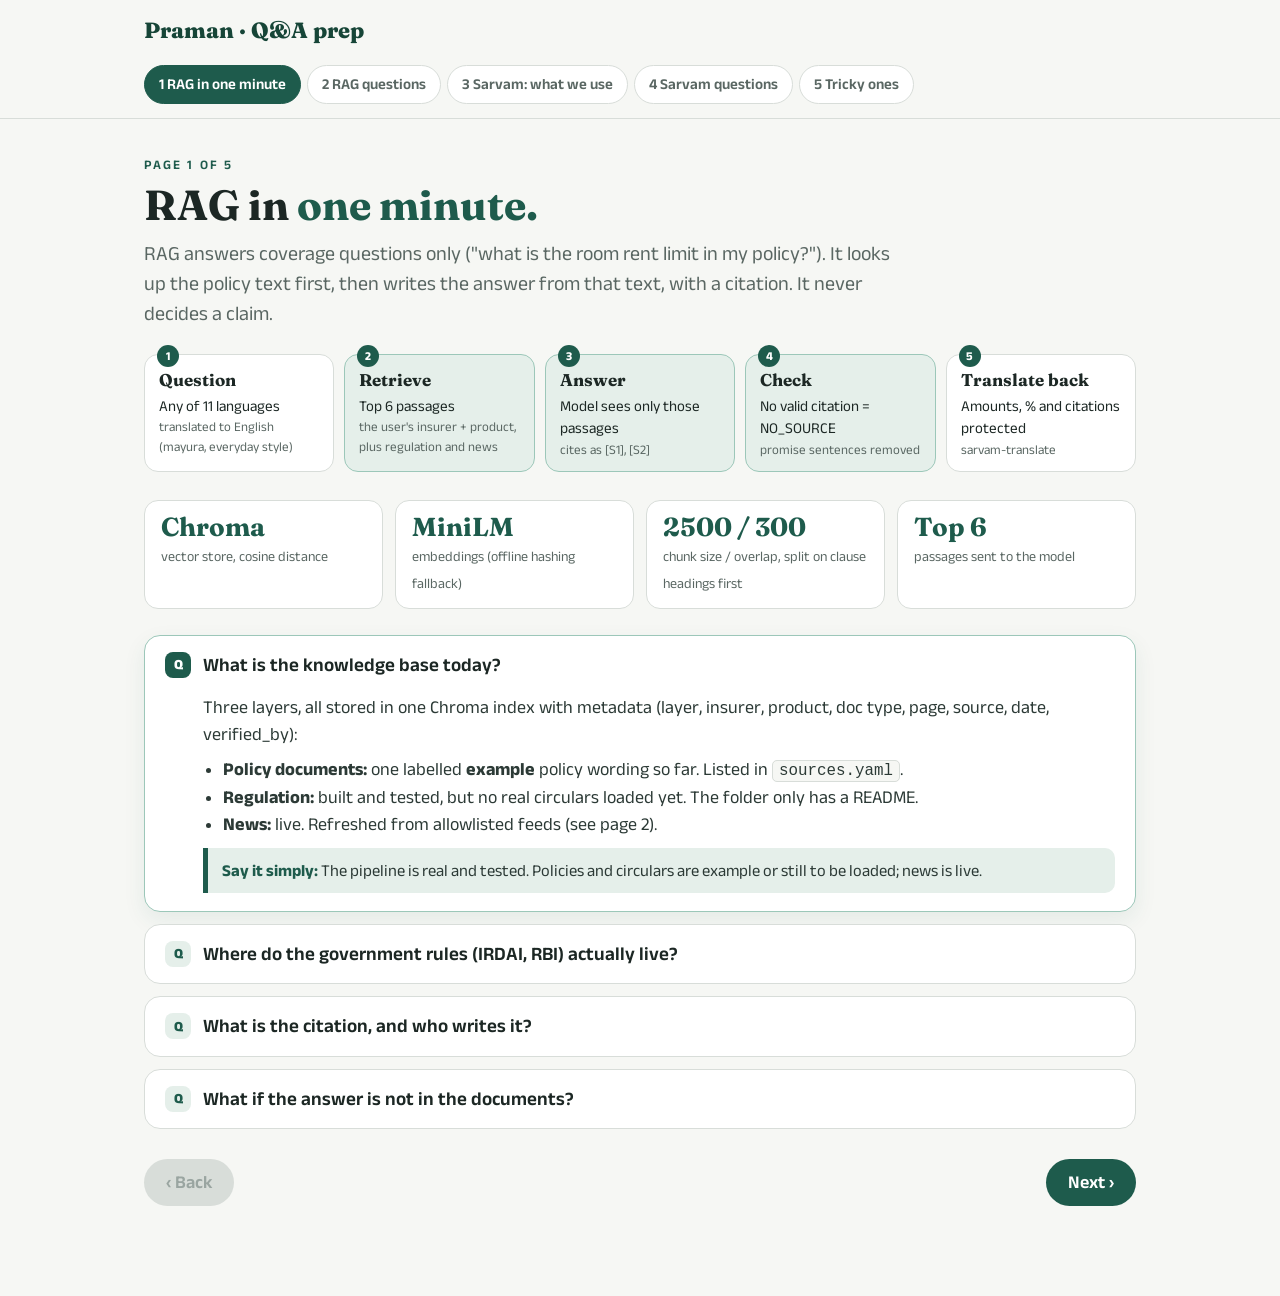
<file: frontend/public/deck/qa-prep.html>
<!doctype html>
<html lang="en">
<head>
<meta charset="utf-8">
<meta name="viewport" content="width=device-width, initial-scale=1">
<title>Praman: Q&A prep (RAG and Sarvam)</title>
<link href="https://fonts.googleapis.com/css2?family=Anek+Latin:wght@300;400;600;800&family=Fraunces:opsz,wght@9..144,700;9..144,800&display=swap" rel="stylesheet">
<style>
:root{--paper:#f6f7f4;--ink:#1c2724;--muted:#5a6763;--line:#d8ddd9;--pine:#1e5b4c;--pine-dark:#164537;--pine-wash:#e5efea;--stamp:#a8321f;--stamp-wash:#f8e8e4;--amber:#9a5f0c;--amber-wash:#f8eedc;
--serif:"Fraunces",Georgia,serif;--sans:"Anek Latin",ui-sans-serif,system-ui,sans-serif}
*{box-sizing:border-box;margin:0;padding:0}
body{background:var(--paper);color:var(--ink);font-family:var(--sans);font-size:18px;line-height:1.5}
header{position:sticky;top:0;z-index:5;background:var(--paper);border-bottom:1px solid var(--line)}
.bar{max-width:1040px;margin:0 auto;padding:14px 24px;display:flex;gap:18px;align-items:center;flex-wrap:wrap}
.brand{font-family:var(--serif);font-weight:800;color:var(--pine-dark);font-size:22px;margin-right:auto}
nav{display:flex;gap:6px;flex-wrap:wrap}
nav button{font:inherit;font-size:15px;font-weight:600;border:1.5px solid var(--line);background:#fff;color:var(--muted);padding:7px 14px;border-radius:99px;cursor:pointer;transition:.2s}
nav button:hover{border-color:var(--pine);color:var(--pine)}
nav button.on{background:var(--pine);border-color:var(--pine);color:#fff}
main{max-width:1040px;margin:0 auto;padding:36px 24px 90px}
.page{display:none}.page.on{display:block;animation:in .5s cubic-bezier(.2,.8,.2,1)}
@keyframes in{from{opacity:0;transform:translateY(16px)}to{opacity:1;transform:none}}
.eyebrow{font-weight:600;letter-spacing:.16em;text-transform:uppercase;font-size:13px;color:var(--pine);margin-bottom:8px}
h1{font-family:var(--serif);font-size:42px;line-height:1.1;margin-bottom:10px}
h1 em{font-style:normal;color:var(--pine)}
.lead{color:var(--muted);font-size:20px;margin-bottom:26px;max-width:760px}
.flow{display:flex;flex-wrap:wrap;gap:10px;align-items:stretch;margin:6px 0 28px}
.step{flex:1 1 150px;background:#fff;border:1.5px solid var(--line);border-radius:14px;padding:12px 14px;font-size:15px;position:relative}
.step b{display:block;font-family:var(--serif);font-size:17px;margin-bottom:2px}
.step small{color:var(--muted);font-size:13px;display:block}
.step .n{position:absolute;top:-10px;left:12px;background:var(--pine);color:#fff;font-size:12px;font-weight:700;width:22px;height:22px;border-radius:50%;display:grid;place-items:center}
.step.key{background:var(--pine-wash);border-color:#9cc7b9}
.qa{display:flex;flex-direction:column;gap:12px}
details{background:#fff;border:1.5px solid var(--line);border-radius:16px;padding:0 20px;transition:.2s}
details[open]{border-color:#9cc7b9;box-shadow:0 8px 22px #1e5b4c14}
summary{cursor:pointer;font-weight:600;font-size:19px;padding:15px 0;list-style:none;display:flex;gap:12px;align-items:flex-start}
summary::-webkit-details-marker{display:none}
summary::before{content:"Q";flex:none;width:26px;height:26px;border-radius:8px;background:var(--pine-wash);color:var(--pine);font-size:14px;font-weight:800;display:grid;place-items:center;margin-top:1px}
details[open] summary::before{background:var(--pine);color:#fff}
.a{padding:0 0 18px 38px;color:#2c3a36}
.a p+p,.a ul{margin-top:8px}
.a ul{margin-left:20px}
.say{margin-top:10px;padding:10px 14px;background:var(--pine-wash);border-left:5px solid var(--pine);border-radius:0 10px 10px 0;font-size:16.5px}
.say::before{content:"Say it simply: ";font-weight:700;color:var(--pine)}
code{font-family:ui-monospace,Consolas,monospace;font-size:.88em;background:var(--paper);border:1px solid var(--line);border-radius:5px;padding:1px 6px}
table{width:100%;border-collapse:separate;border-spacing:0 8px;margin:4px 0 24px;font-size:16px}
th{text-align:left;font-size:12px;letter-spacing:.14em;text-transform:uppercase;color:var(--muted);padding:0 14px 2px}
td{background:#fff;padding:11px 14px;border-top:1.5px solid var(--line);border-bottom:1.5px solid var(--line);vertical-align:top}
td:first-child{border-left:1.5px solid var(--line);border-radius:12px 0 0 12px;font-weight:600}
td:last-child{border-right:1.5px solid var(--line);border-radius:0 12px 12px 0}
.tag{display:inline-block;font-size:13px;font-weight:600;padding:2px 10px;border-radius:99px;background:var(--amber-wash);color:var(--amber);border:1px solid #e6cd9e}
.tag.g{background:var(--pine-wash);color:var(--pine);border-color:#b8d6cb}
.tag.r{background:var(--stamp-wash);color:var(--stamp);border-color:#e9bdb4}
.nums{display:grid;grid-template-columns:repeat(auto-fit,minmax(150px,1fr));gap:12px;margin-bottom:26px}
.num{background:#fff;border:1.5px solid var(--line);border-radius:14px;padding:12px 16px}
.num b{font-family:var(--serif);font-size:26px;color:var(--pine);display:block;line-height:1.1}
.num span{font-size:14px;color:var(--muted)}
.foot{display:flex;justify-content:space-between;margin-top:30px}
.foot button{font:inherit;font-weight:600;background:var(--pine);color:#fff;border:0;border-radius:99px;padding:10px 22px;cursor:pointer}
.foot button:disabled{background:var(--line);color:#9aa5a1;cursor:default}
@media (max-width:640px){h1{font-size:32px}.a{padding-left:0}}
@media print{header,.foot{display:none}.page{display:block!important;page-break-after:always}details{break-inside:avoid}details>*{display:block}}
</style>
</head>
<body>
<header><div class="bar"><div class="brand">Praman · Q&amp;A prep</div>
<nav id="nav"><button class="on">1 RAG in one minute</button><button>2 RAG questions</button><button>3 Sarvam: what we use</button><button>4 Sarvam questions</button><button>5 Tricky ones</button></nav></div></header>
<main>

<!-- 1 -->
<section class="page on">
  <div class="eyebrow">Page 1 of 5</div>
  <h1>RAG in <em>one minute.</em></h1>
  <p class="lead">RAG answers coverage questions only ("what is the room rent limit in my policy?"). It looks up the policy text first, then writes the answer from that text, with a citation. It never decides a claim.</p>
  <div class="flow">
    <div class="step"><span class="n">1</span><b>Question</b>Any of 11 languages<small>translated to English (mayura, everyday style)</small></div>
    <div class="step key"><span class="n">2</span><b>Retrieve</b>Top 6 passages<small>the user's insurer + product, plus regulation and news</small></div>
    <div class="step key"><span class="n">3</span><b>Answer</b>Model sees only those passages<small>cites as [S1], [S2]</small></div>
    <div class="step key"><span class="n">4</span><b>Check</b>No valid citation = NO_SOURCE<small>promise sentences removed</small></div>
    <div class="step"><span class="n">5</span><b>Translate back</b>Amounts, % and citations protected<small>sarvam-translate</small></div>
  </div>
  <div class="nums">
    <div class="num"><b>Chroma</b><span>vector store, cosine distance</span></div>
    <div class="num"><b>MiniLM</b><span>embeddings (offline hashing fallback)</span></div>
    <div class="num"><b>2500 / 300</b><span>chunk size / overlap, split on clause headings first</span></div>
    <div class="num"><b>Top 6</b><span>passages sent to the model</span></div>
  </div>
  <div class="qa">
    <details open><summary>What is the knowledge base today?</summary><div class="a"><p>Three layers, all stored in one Chroma index with metadata (layer, insurer, product, doc type, page, source, date, verified_by):</p><ul><li><b>Policy documents:</b> one labelled <b>example</b> policy wording so far. Listed in <code>sources.yaml</code>.</li><li><b>Regulation:</b> built and tested, but no real circulars loaded yet. The folder only has a README.</li><li><b>News:</b> live. Refreshed from allowlisted feeds (see page 2).</li></ul><div class="say">The pipeline is real and tested. Policies and circulars are example or still to be loaded; news is live.</div></div></details>
    <details><summary>Where do the government rules (IRDAI, RBI) actually live?</summary><div class="a"><p>Two places, on purpose:</p><ul><li><b>Rule engine:</b> the numbers it acts on (60-month moratorium, 36-month pre-existing disease cap, room-cap deduction) sit in <code>insurance_health_claim.yaml</code>, each with a source note, all <span class="tag">UNVERIFIED</span> for now. The engine does not search text.</li><li><b>RAG regulation layer:</b> for quoting the circular itself with a page citation, once the real PDFs are added.</li></ul><p>Do not say the knowledge base already holds the circulars. It does not yet.</p></div></details>
    <details><summary>What is the citation, and who writes it?</summary><div class="a"><p>The label <code>[Example General Insurance, policy_wording, p.2]</code> is built by our code from the stored metadata of the retrieved chunk. The model only says "S2". It cannot invent a page or a source.</p></div></details>
    <details><summary>What if the answer is not in the documents?</summary><div class="a"><p>The answer becomes <b>NO_SOURCE</b>: "I could not find this, so I will not guess." The router then offers a written coverage question to the user's insurer by its legal name. The same happens if the model gives no citation, the retrieval is empty, or the model call fails.</p></div></details>
  </div>
  <div class="foot"><button disabled>‹ Back</button><button data-go="1">Next ›</button></div>
</section>

<!-- 2 -->
<section class="page">
  <div class="eyebrow">Page 2 of 5</div>
  <h1>Questions about <em>the RAG.</em></h1>
  <p class="lead">Likely questions from judges, with a short honest answer for each.</p>
  <div class="qa">
    <details><summary>Why RAG and not just ask the model, or fine-tune it?</summary><div class="a"><p>A policy changes by insurer, product and year. Fine-tuning cannot keep up and cannot cite a page. With RAG the answer comes from the user's own insurer's wording and points to the page, so it can be checked.</p><div class="say">The model reads the policy, it does not remember policies.</div></div></details>
    <details><summary>How do you stop hallucination?</summary><div class="a"><ul><li>The prompt says "use ONLY the numbered sources", temperature 0.</li><li>Amounts and periods are copied, not calculated.</li><li>No valid citation means NO_SOURCE.</li><li>Sentences that promise approval or payment ("will be approved", "guaranteed") are dropped in code.</li></ul><p>This lowers the risk. It does not make it zero, which is why every answer carries its page and a "Did this solve it?" Yes/No.</p></div></details>
    <details><summary>Why only the user's insurer's documents?</summary><div class="a"><p>Retrieval is filtered to the user's insurer and product, plus regulation. Another insurer's wording is never used. With no insurer and product known, only regulation is searched.</p></div></details>
    <details><summary>How do you chunk, and why?</summary><div class="a"><p>PDFs are read page by page (PyMuPDF). Each page is split on clause headings so one clause stays whole. If a page has no headings or a clause is too long, we use 2500-character windows with 300 overlap. Chunk ids are stable (<code>file#p2#c1</code>), and a re-run only re-ingests files whose bytes or metadata changed.</p></div></details>
    <details><summary>Does RAG decide the claim or change the verdict?</summary><div class="a"><p>No. RAG never writes to the fact sheet and the engine never imports RAG. A test checks this. Any number RAG surfaces must go through the confidence gate and the user's confirmation before the engine can use it.</p><div class="say">RAG explains. The engine decides.</div></div></details>
    <details><summary>What about documents the user uploads?</summary><div class="a"><p>In the web chat, an uploaded policy is read in full and held <b>in memory only</b> (up to 5 per case). Smaller chunks (1000 characters), top 10. Answers cite <code>[Your document, file, p.X]</code>. It is dropped on "delete everything" or a server restart. It carries no "not verified" badge because it is the user's own paper, not a legal value of ours.</p></div></details>
    <details><summary>How does the news layer work?</summary><div class="a"><ul><li><b>Sources:</b> an allowlist of https feeds only: RBI press releases and notifications (official), Economic Times and Mint (news outlets).</li><li><b>What is read:</b> only the title and summary, never the article page.</li><li><b>Filter:</b> kept only if it mentions words like insurance, IRDAI, ombudsman, grievance. Items expire after 180 days.</li><li><b>Freshness:</b> a background job refreshes every 60 minutes. A re-run adds nothing twice (the id comes from the link). One feed failing does not stop the others.</li></ul><div class="say">Near real time, not instant: it checks every hour.</div></div></details>
    <details><summary>Can news be mistaken for the rule or the policy?</summary><div class="a"><p>We built against that:</p><ul><li>News is a separate layer, always <span class="tag">UNVERIFIED</span>, cited like <code>[Economic Times, news 2026-10-02, p.1]</code>.</li><li>Any answer citing news ends with a note: it is from a press report, not the policy or the rule, so check the original.</li><li>The prompt tells the model to say "reported by" and never present news as a policy term.</li><li>At most 2 news passages per answer, so news cannot push out the user's own policy.</li><li>News never reaches the rule engine or the verdict.</li></ul></div></details>
    <details><summary>Why is IRDAI not in the news feeds?</summary><div class="a"><p>IRDAI publishes no RSS feed (we checked). Its circulars go in as PDFs in the regulation layer instead, listed in <code>sources.yaml</code> with <code>verified_by</code>. RBI has working feeds, so those are the official source for now.</p></div></details>
    <details><summary>How do you test it?</summary><div class="a"><p>An eval file with 5 golden questions (one in Marathi, one expected to be NO_SOURCE). Each says what the answer must contain and which page it must cite. All RAG and news tests run offline with hashing embeddings, with Sarvam faked and feeds supplied as plain text.</p><p>Be careful: 5 questions is a smoke test, not an accuracy figure. We quote no accuracy percentage.</p></div></details>
  </div>
  <div class="foot"><button data-go="0">‹ Back</button><button data-go="2">Next ›</button></div>
</section>

<!-- 3 -->
<section class="page">
  <div class="eyebrow">Page 3 of 5</div>
  <h1>Sarvam: <em>what we use it for.</em></h1>
  <p class="lead">Every AI call goes through one file, <code>app/clients/sarvam.py</code>. No other module imports the Sarvam SDK, and the key never reaches the frontend.</p>
  <table>
    <tr><th>Job</th><th>Model</th><th>Where</th></tr>
    <tr><td>Chat and classify</td><td><code>sarvam-105b-conversations</code></td><td>Classifier (question / grievance / pre-decision), RAG answer</td></tr>
    <tr><td>Read documents</td><td>Document AI (digitise, extract)</td><td>Policy, bill and checklist photos; max 10 pages per job, so files are split into batches</td></tr>
    <tr><td>Translate</td><td><code>sarvam-translate:v1</code>, and <code>mayura:v1</code> for everyday speech</td><td>Answers back to the user's language; their questions to English; the whole site in 11 languages</td></tr>
    <tr><td>Speech to text</td><td><code>saaras:v3</code></td><td>Voice notes become text to check before sending</td></tr>
    <tr><td>Text to speech</td><td><code>bulbul:v3</code> (voice "priya")</td><td>Spoken replies on web and WhatsApp</td></tr>
    <tr><td>Language ID</td><td>Sarvam language detection</td><td>Which language the user wrote in</td></tr>
  </table>
  <div class="qa">
    <details open><summary>Why Sarvam?</summary><div class="a"><p>It covers all 11 languages we ship for chat, reading documents, translation, speech in and speech out with one vendor and one client. For this track the point is Indian languages first.</p></div></details>
    <details><summary>What does the model NOT do?</summary><div class="a"><p>It does not do money or date arithmetic, rule checks, or routing. Those are in the pure Python engine and router, with no LLM. Sarvam classifies, reads, translates, speaks, and writes the cited answer.</p></div></details>
    <details><summary>Where is Sarvam used in the claim check?</summary><div class="a"><p>Only to read the documents (Doc AI) and to phrase things in the user's language. The deduction itself, such as ₹35,625 on the example bill, is computed by the engine.</p></div></details>
  </div>
  <div class="foot"><button data-go="1">‹ Back</button><button data-go="3">Next ›</button></div>
</section>

<!-- 4 -->
<section class="page">
  <div class="eyebrow">Page 4 of 5</div>
  <h1>Questions about <em>Sarvam.</em></h1>
  <p class="lead">The engineering choices, and the problems we hit and fixed.</p>
  <div class="qa">
    <details><summary>Why <code>sarvam-105b-conversations</code> and not <code>sarvam-105b</code>?</summary><div class="a"><p>We measured it. <code>sarvam-105b</code> reasoned for 40 to 70 seconds on a long policy and sometimes returned an empty reply when it ran out of tokens. The conversations model answers in about a second. The RAG step also retries once if the reply comes back empty, and falls to NO_SOURCE if it still fails.</p></div></details>
    <details><summary>Does translation damage numbers and legal terms?</summary><div class="a"><p>It can, so we protect them. Amounts, percentages, periods, citations and legal names are swapped for placeholders like <code>[[0]]</code> before translating and put back after. If any placeholder is lost or doubled, we show the English answer instead of a wrong one. Citations are removed before translating and added back once each.</p></div></details>
    <details><summary>Why two translation models?</summary><div class="a"><p>The formal model inverted who-does-what in everyday Marathi questions. <code>mayura</code> handles colloquial speech better, so questions use it. Answers use the formal model. Whole-page translation also has a small glossary for words the formal model gets wrong (policy, case) and a disk cache.</p></div></details>
    <details><summary>What data leaves the process?</summary><div class="a"><p>All text sent to Sarvam passes through <code>redact()</code> first: Aadhaar, PAN, account numbers (9 to 18 digits) and policy or claim numbers are masked. This is applied inside the client, so a new feature cannot skip it.</p><p><b>Limit:</b> a photo sent to Doc AI is an image and cannot be masked. That is why consent is asked, in the user's language, before any document is read.</p></div></details>
    <details><summary>What happens when Sarvam is slow, rate limited or down?</summary><div class="a"><ul><li>Doc AI has a rate limiter set one below the documented 10 per minute, so bursts queue instead of failing.</li><li>Calls are clamped to the plan's token ceiling.</li><li>Translation failure returns the English answer.</li><li>RAG failure returns NO_SOURCE with the coverage-query handoff.</li><li>Tests fake Sarvam, so none touches the network.</li></ul></div></details>
    <details><summary>Does it work without a Sarvam key?</summary><div class="a"><p>The health check reports 503 until the key is set. For the demo, <code>USE_DOC_FIXTURES=true</code> serves the labelled example policy and bill instead of live Doc AI.</p></div></details>
  </div>
  <div class="foot"><button data-go="2">‹ Back</button><button data-go="4">Next ›</button></div>
</section>

<!-- 5 -->
<section class="page">
  <div class="eyebrow">Page 5 of 5</div>
  <h1>The tricky ones, <em>answered honestly.</em></h1>
  <p class="lead">Questions that test whether we overclaim. Short true answers win.</p>
  <div class="qa">
    <details open><summary>"How accurate is it?"</summary><div class="a"><p>We do not quote an accuracy number. We have 5 golden questions for RAG and 978 backend tests, but no large evaluation on real policies yet. The design limits damage instead: cited answers, NO_SOURCE when unsure, and a person can be asked for.</p></div></details>
    <details><summary>"Is the regulation content correct?"</summary><div class="a"><p>Not yet verified, and we say so. Every legal value has <code>verified_by</code>, still <span class="tag">UNVERIFIED</span> until a named person checks the source. It shows on screen as a "Not yet verified" badge. <code>verify_report.py</code> lists each one with file and line.</p></div></details>
    <details><summary>"Is the news reliable? Could it mislead a user?"</summary><div class="a"><p>News can be wrong or out of date, so it is treated as context only. It is labelled in every answer, marked not verified, capped at 2 passages, and cannot change any number the rule engine uses. Official announcements (RBI) are separated from news outlets in the source list, but nothing is auto-verified.</p></div></details>
    <details><summary>"Is it real time?"</summary><div class="a"><p>Near real time. The feeds are checked every 60 minutes and new items are searchable straight away. It is not a live stream, and it only knows what the feeds publish.</p></div></details>
    <details><summary>"Did you build a chatbot?"</summary><div class="a"><p>The chat is the front door. Behind it, a rule engine refuses a claim that will be stopped, a router names who owes the answer, and a console counts results from events. RAG is one branch, only for coverage questions.</p></div></details>
    <details><summary>"Can it say my claim will be approved?"</summary><div class="a"><p>No. The prompt forbids it, and a code filter drops sentences that promise approval or payment. Nothing is filed either: drafts say "Approved and ready to send".</p></div></details>
    <details><summary>"What was built in this hackathon versus before?"</summary><div class="a"><p>Disclosed upfront: the Sarvam client, Doc AI intake, config and translation cache were ported from the earlier Praman repo. Built for this: the claim readiness engine, router, checklist, drafts, console, RAG and the web demo.</p></div></details>
    <details><summary>"What next?"</summary><div class="a"><p>Add more official sources, load real policy wordings and regulation into the corpus and verify them by hand, grow the eval set, then the lending ruleset, motor ruleset and deadline reminders.</p></div></details>
    <details><summary>"You are a distributor: how does Praman help us?"</summary><div class="a"><p>Cases that belong to the insurer go straight to the insurer, so they never reach the distributor's desk. The console shows "Of N cases, X needed the distributor", counted from events. We invent no savings figure: multiply by your own cost per ticket.</p></div></details>
  </div>
  <div class="foot"><button data-go="3">‹ Back</button><button disabled>Done</button></div>
</section>

</main>
<script>
(function(){
  var pages=[].slice.call(document.querySelectorAll('.page')),tabs=[].slice.call(document.querySelectorAll('#nav button'));
  function go(i){i=Math.max(0,Math.min(pages.length-1,i));pages.forEach(function(p,k){p.classList.toggle('on',k===i)});tabs.forEach(function(t,k){t.classList.toggle('on',k===i)});scrollTo(0,0);try{history.replaceState(null,'','#'+(i+1))}catch(e){}}
  tabs.forEach(function(t,i){t.onclick=function(){go(i)}});
  [].slice.call(document.querySelectorAll('[data-go]')).forEach(function(b){b.onclick=function(){go(+b.dataset.go)}});
  addEventListener('keydown',function(e){var c=tabs.findIndex(function(t){return t.classList.contains('on')});if(e.key==='ArrowRight')go(c+1);if(e.key==='ArrowLeft')go(c-1)});
  var h=parseInt(location.hash.slice(1),10);if(h)go(h-1);
})();
</script>
</body>
</html>
</file>
